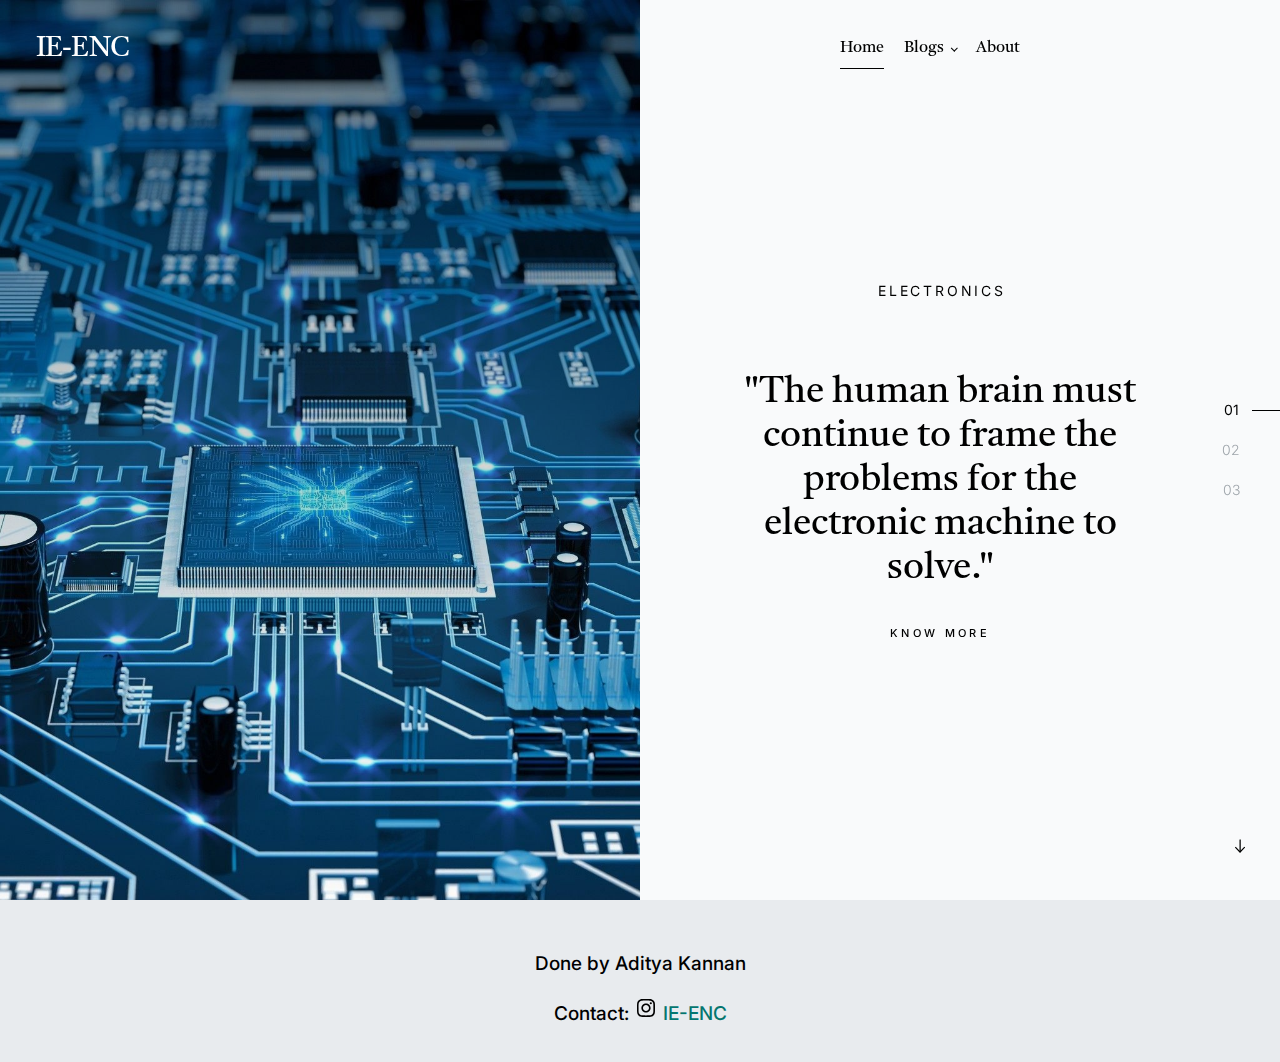
<file: index.html>
<!DOCTYPE html>
<html lang="en" class="no-js" >
<head>

    <!--- basic page needs
    ================================================== -->
    <meta charset="utf-8">
    <meta name="viewport" content="width=device-width, initial-scale=1">
    <title>IE-ENC Blogs</title>

    <script>
        document.documentElement.classList.remove('no-js');
        document.documentElement.classList.add('js');
    </script>
  

    <!-- CSS
    ================================================== -->
    <link rel="stylesheet" href="css/vendor.css">
    <link rel="stylesheet" href="css/styles.css">

    <!-- favicons
    ================================================== -->
    <link rel="apple-touch-icon" sizes="180x180" href="apple-touch-icon.png">
    <link rel="icon" type="image/png" sizes="32x32" href="favicon-32x32.png">
    <link rel="icon" type="image/png" sizes="16x16" href="favicon-16x16.png">
    <link rel="manifest" href="site.webmanifest">

</head>


<body id="top">


    <!-- page wrap
    ================================================== -->
    <div id="page" class="s-pagewrap ss-home">


        <!-- # site header 
        ================================================== -->
        <header id="masthead" class="s-header">

            <div class="s-header__branding">
                <p class="site-title">
                    <a href="index.html" rel="home">IE-ENC</a>
                </p>
            </div>

            <div class="row s-header__navigation">

                <nav class="s-header__nav-wrap">
    
                    <h3 class="s-header__nav-heading">Navigate to</h3>
    
                    <ul class="s-header__nav">
                        <li class="current-menu-item"><a href="index.html" title="">Home</a></li>
                        <li class="has-children">
                            <a  title="" class="">Blogs</a>
                            <ul class="sub-menu">
                                <li><a href="electronics.html">Electronics</a></li>
                                <li><a href="MLCoding.html">ML/Coding</a></li>
                                <li><a href="Miscellaneous.html">Miscellaneous</a></li>
                            </ul>
                        </li>
                        <li><a href="about.html" title="">About</a></li>
                    </ul> 

                </nav> 
    
            </div>
            <a class="s-header__menu-toggle" href="#0"><span>Menu</span></a>
            

        </header> <!-- end s-header -->


        <!-- # site-content
        ================================================== -->
        <section id="content" class="s-content">


            <!-- hero -->
            <div class="hero">

                <div class="hero__slider swiper-container">

                    <div class="swiper-wrapper">
                        <article class="hero__slide swiper-slide">
                            <div class="hero__entry-image" style="background-image: url('1579976.jpg');"></div>
                            <div class="hero__entry-text">
                                <div class="hero__entry-text-inner">
                                    <div class="hero__entry-meta">
                                        <span class="cat-links">
                                            <a href="electronics.html">Electronics</a>
                                        </span>
                                    </div>
                                    <h2>
                                        "The human brain must continue to frame the problems for the electronic machine to solve."
                                    </h2>
                        
                                    <a class="hero__more-link" href="electronics.html">Know More</a>
                                </div>
                            </div>
                        </article>
                        <article class="hero__slide swiper-slide">
                            <div class="hero__entry-image" style="background-image: url('3079572.png');"></div>
                            <div class="hero__entry-text">
                                <div class="hero__entry-text-inner">
                                    <div class="hero__entry-meta">
                                        <span class="cat-links">
                                            <a href="category.html">Machine Learning / Coding</a>
                                        </span>
                                    </div>
                                    <h2>
                                        "Machine intelligence is the last invention that humanity will ever need to make."
                                    </h2>
                                    
                                    <a class="hero__more-link" href="MLCoding.html">Know More</a>
                                </div>
                            </div>
                        </article>
                        <article class="hero__slide swiper-slide">
                            <div class="hero__entry-image" style="background-image: url('digital-randomness-1920Ã_1200.png');"></div>
                            <div class="hero__entry-text">
                                <div class="hero__entry-text-inner">
                                    <div class="hero__entry-meta">
                                        <span class="cat-links">
                                            <a href="category.html">Miscellaneous</a>
                                        </span>
                                    </div>
                                    <h2>
                                        "The best way to predict the future is to invent it."
                                    </h2>
                                   
                                    <a class="hero__more-link" href="Miscellaneous.html">Know More</a>
                                </div>
                            </div>
                        </article>
                    </div> <!-- swiper-wrapper -->

                    <div class="swiper-pagination"></div>
    
                </div> <!-- end hero slider -->

                <a href="#bricks" class="hero__scroll-down smoothscroll">
                    <svg width="24" height="24" fill="none" viewBox="0 0 24 24">
                        <path stroke="currentColor" stroke-linecap="round" stroke-linejoin="round" stroke-width="1.5" d="M10.25 6.75L4.75 12L10.25 17.25"></path>
                        <path stroke="currentColor" stroke-linecap="round" stroke-linejoin="round" stroke-width="1.5" d="M19.25 12H5"></path>
                    </svg>
                    
                </a>

            </div> <!-- end hero -->


        <!-- # site-footer
        ================================================== -->
        <footer id="colophon" class="s-footer">

                            <h4 style="text-align: center">Done by Aditya Kannan</h4>
                            <h4 style="text-align: center">
                                Contact:
                                <a href="https://www.instagram.com/ieenc_manipal/">
                                
                                <svg xmlns="http://www.w3.org/2000/svg" width="24" height="24" viewBox="0 0 24 24" style="fill:rgba(0, 0, 0, 1);transform:;-ms-filter:"><path d="M11.999,7.377c-2.554,0-4.623,2.07-4.623,4.623c0,2.554,2.069,4.624,4.623,4.624c2.552,0,4.623-2.07,4.623-4.624 C16.622,9.447,14.551,7.377,11.999,7.377L11.999,7.377z M11.999,15.004c-1.659,0-3.004-1.345-3.004-3.003 c0-1.659,1.345-3.003,3.004-3.003s3.002,1.344,3.002,3.003C15.001,13.659,13.658,15.004,11.999,15.004L11.999,15.004z"></path><circle cx="16.806" cy="7.207" r="1.078"></circle><path d="M20.533,6.111c-0.469-1.209-1.424-2.165-2.633-2.632c-0.699-0.263-1.438-0.404-2.186-0.42 c-0.963-0.042-1.268-0.054-3.71-0.054s-2.755,0-3.71,0.054C7.548,3.074,6.809,3.215,6.11,3.479C4.9,3.946,3.945,4.902,3.477,6.111 c-0.263,0.7-0.404,1.438-0.419,2.186c-0.043,0.962-0.056,1.267-0.056,3.71c0,2.442,0,2.753,0.056,3.71 c0.015,0.748,0.156,1.486,0.419,2.187c0.469,1.208,1.424,2.164,2.634,2.632c0.696,0.272,1.435,0.426,2.185,0.45 c0.963,0.042,1.268,0.055,3.71,0.055s2.755,0,3.71-0.055c0.747-0.015,1.486-0.157,2.186-0.419c1.209-0.469,2.164-1.424,2.633-2.633 c0.263-0.7,0.404-1.438,0.419-2.186c0.043-0.962,0.056-1.267,0.056-3.71s0-2.753-0.056-3.71C20.941,7.57,20.801,6.819,20.533,6.111z M19.315,15.643c-0.007,0.576-0.111,1.147-0.311,1.688c-0.305,0.787-0.926,1.409-1.712,1.711c-0.535,0.199-1.099,0.303-1.67,0.311 c-0.95,0.044-1.218,0.055-3.654,0.055c-2.438,0-2.687,0-3.655-0.055c-0.569-0.007-1.135-0.112-1.669-0.311 c-0.789-0.301-1.414-0.923-1.719-1.711c-0.196-0.534-0.302-1.099-0.311-1.669c-0.043-0.95-0.053-1.218-0.053-3.654 c0-2.437,0-2.686,0.053-3.655c0.007-0.576,0.111-1.146,0.311-1.687c0.305-0.789,0.93-1.41,1.719-1.712 c0.534-0.198,1.1-0.303,1.669-0.311c0.951-0.043,1.218-0.055,3.655-0.055c2.437,0,2.687,0,3.654,0.055 c0.571,0.007,1.135,0.112,1.67,0.311c0.786,0.303,1.407,0.925,1.712,1.712c0.196,0.534,0.302,1.099,0.311,1.669 c0.043,0.951,0.054,1.218,0.054,3.655c0,2.436,0,2.698-0.043,3.654H19.315z"></path></svg>
                                <span class="u-screen-reader-text">Instagram</span>
                                IE-ENC
                                </a>
 
                            </h4>

        </footer>


    <!-- Java Script
    ================================================== -->
    <script src="js/plugins.js"></script>
    <script src="js/main.js"></script>

</body>
</html>
</file>
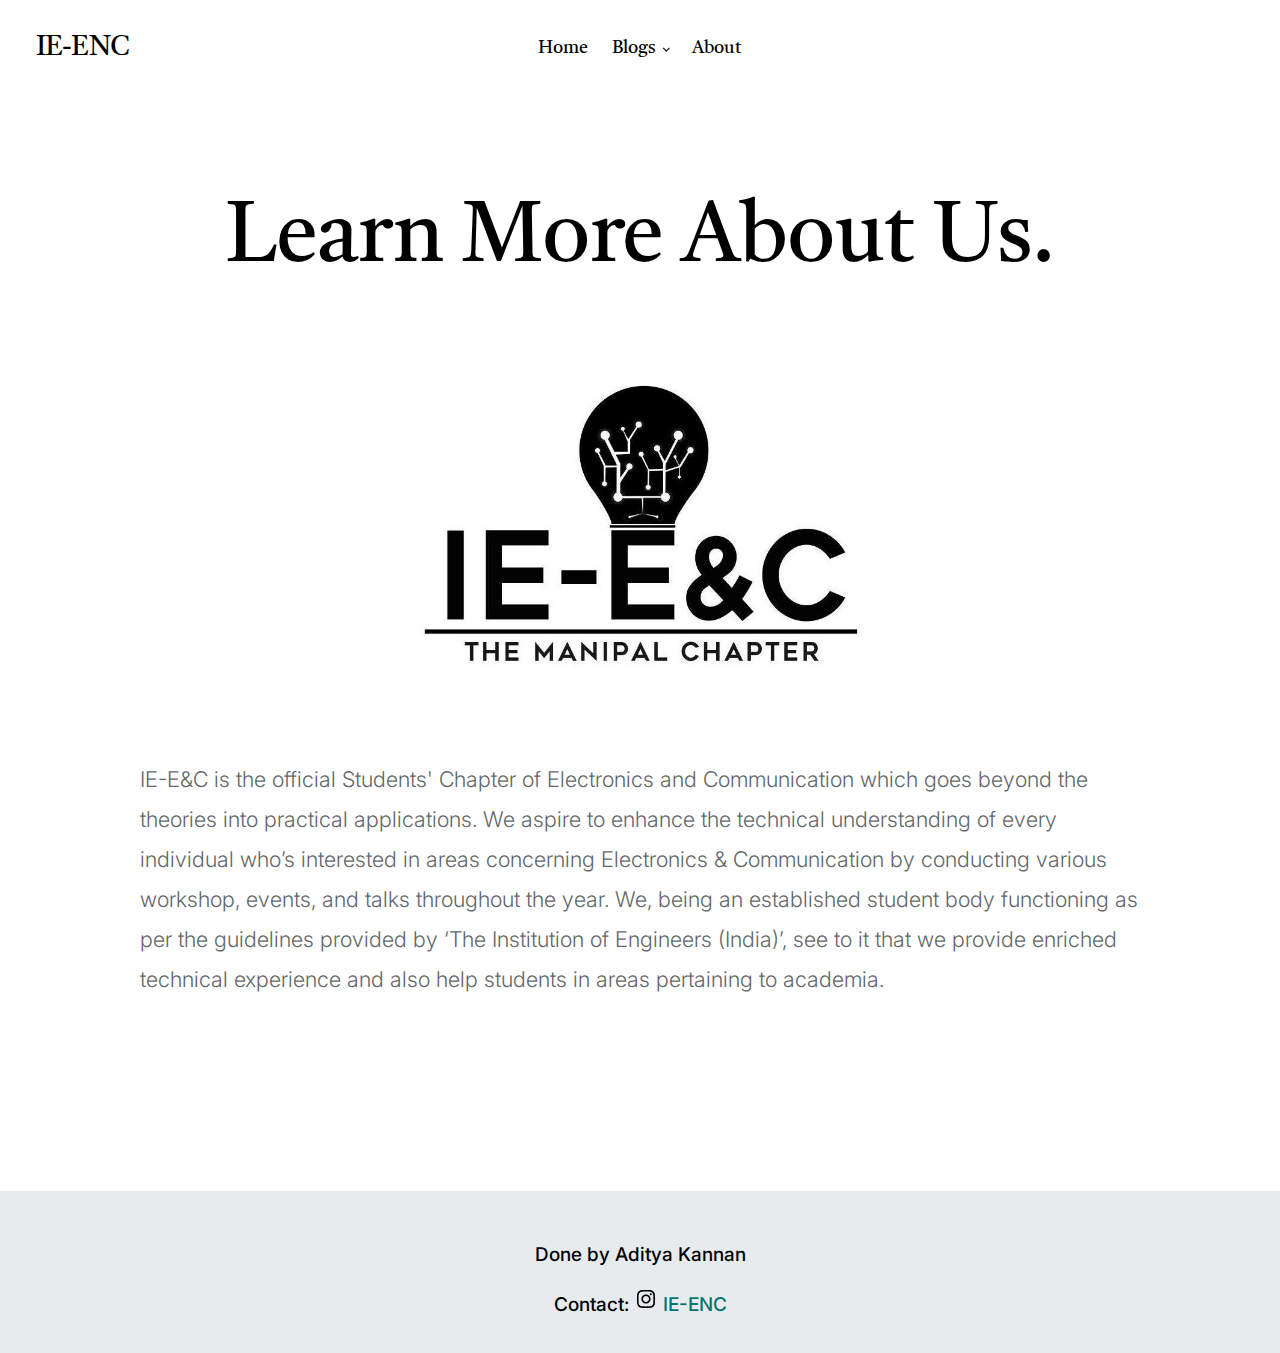
<file: about.html>
<!DOCTYPE html>
<html lang="en" class="no-js" >
<head>

    <!--- basic page needs
    ================================================== -->
    <meta charset="utf-8">
    <meta name="viewport" content="width=device-width, initial-scale=1">
    <title>About</title>

    <script>
        document.documentElement.classList.remove('no-js');
        document.documentElement.classList.add('js');
    </script>

    <!-- CSS
    ================================================== -->
    <link rel="stylesheet" href="css/vendor.css">
    <link rel="stylesheet" href="css/styles.css">

    <!-- favicons
    ================================================== -->
    <link rel="apple-touch-icon" sizes="180x180" href="apple-touch-icon.png">
    <link rel="icon" type="image/png" sizes="32x32" href="favicon-32x32.png">
    <link rel="icon" type="image/png" sizes="16x16" href="favicon-16x16.png">
    <link rel="manifest" href="site.webmanifest">

</head>

<body id="top">

    <!-- page wrap
    ================================================== -->
    <div id="page" class="s-pagewrap">


        <!-- # site header 
        ================================================== -->
        <header id="masthead" class="s-header">

            <div class="s-header__branding">
                <p class="site-title">
                    <a href="index.html" rel="home">IE-ENC</a>
                </p>
            </div>

            <div class="row s-header__navigation">

                <nav class="s-header__nav-wrap">
    
                    <h3 class="s-header__nav-heading">Navigate to</h3>
    
                    <ul class="s-header__nav">
                        <li><a href="index.html" title="">Home</a></li>
                    
                        <li class="has-children">
                            <a  title="" class="">Blogs</a>
                            <ul class="sub-menu">
                                <li><a href="electronics.html">Electronics</a></li>
                                <li><a href="MLCoding.html">ML/Coding</a></li>
                                <li><a href="Miscellaneous.html">Miscellaneous</a></li>
                            </ul>
                        </li>
                        <li><a href="" title="">About</a></li>
                    </ul> 

                </nav> 
    
            </div> 
            <a class="s-header__menu-toggle" href="#0"><span>Menu</span></a>
            

        </header> <!-- end s-header -->


        <!-- # site-content
        ================================================== -->
        <div id="content" class="s-content s-content--page">

                <div class="row entry-wrap">
                    <div class="column lg-12">

                        <article class="entry">

                            <header class="entry__header entry__header--narrow">
    
                                <h1 class="entry__title">
                                    Learn More About Us.
                                </h1>
    
                            </header>

                            <div class="entry__media">
                                
                                    <img class = "center" src="14102290_1091479634270294_2146439467422669795_n.jpg" >
                                
                            </div>

        
                                    <p class="lead">
                                        IE-E&C is the official Students' Chapter of Electronics and Communication which goes beyond the theories into practical applications. 
                                        We aspire to enhance the technical understanding of every individual who’s interested in areas concerning Electronics & Communication 
                                        by conducting various workshop, events, and talks throughout the year. We, being an established student body functioning 
                                        as per the guidelines provided by ‘The Institution of Engineers (India)’, 
                                        see to it that we provide enriched technical experience and also help students in areas pertaining to academia.</p> 

                                
                        </article> <!-- end entry -->

                    </div>
                </div> <!-- end entry-wrap -->

        </section> <!-- end s-content -->


        <!-- # site-footer
        ================================================== -->
        <footer id="colophon" class="s-footer">

            <h4 style="text-align: center">Done by Aditya Kannan</h4>
            <h4 style="text-align: center">
                Contact:
                <a href="https://www.instagram.com/ieenc_manipal/">
                
                <svg xmlns="http://www.w3.org/2000/svg" width="24" height="24" viewBox="0 0 24 24" style="fill:rgba(0, 0, 0, 1);transform:;-ms-filter:"><path d="M11.999,7.377c-2.554,0-4.623,2.07-4.623,4.623c0,2.554,2.069,4.624,4.623,4.624c2.552,0,4.623-2.07,4.623-4.624 C16.622,9.447,14.551,7.377,11.999,7.377L11.999,7.377z M11.999,15.004c-1.659,0-3.004-1.345-3.004-3.003 c0-1.659,1.345-3.003,3.004-3.003s3.002,1.344,3.002,3.003C15.001,13.659,13.658,15.004,11.999,15.004L11.999,15.004z"></path><circle cx="16.806" cy="7.207" r="1.078"></circle><path d="M20.533,6.111c-0.469-1.209-1.424-2.165-2.633-2.632c-0.699-0.263-1.438-0.404-2.186-0.42 c-0.963-0.042-1.268-0.054-3.71-0.054s-2.755,0-3.71,0.054C7.548,3.074,6.809,3.215,6.11,3.479C4.9,3.946,3.945,4.902,3.477,6.111 c-0.263,0.7-0.404,1.438-0.419,2.186c-0.043,0.962-0.056,1.267-0.056,3.71c0,2.442,0,2.753,0.056,3.71 c0.015,0.748,0.156,1.486,0.419,2.187c0.469,1.208,1.424,2.164,2.634,2.632c0.696,0.272,1.435,0.426,2.185,0.45 c0.963,0.042,1.268,0.055,3.71,0.055s2.755,0,3.71-0.055c0.747-0.015,1.486-0.157,2.186-0.419c1.209-0.469,2.164-1.424,2.633-2.633 c0.263-0.7,0.404-1.438,0.419-2.186c0.043-0.962,0.056-1.267,0.056-3.71s0-2.753-0.056-3.71C20.941,7.57,20.801,6.819,20.533,6.111z M19.315,15.643c-0.007,0.576-0.111,1.147-0.311,1.688c-0.305,0.787-0.926,1.409-1.712,1.711c-0.535,0.199-1.099,0.303-1.67,0.311 c-0.95,0.044-1.218,0.055-3.654,0.055c-2.438,0-2.687,0-3.655-0.055c-0.569-0.007-1.135-0.112-1.669-0.311 c-0.789-0.301-1.414-0.923-1.719-1.711c-0.196-0.534-0.302-1.099-0.311-1.669c-0.043-0.95-0.053-1.218-0.053-3.654 c0-2.437,0-2.686,0.053-3.655c0.007-0.576,0.111-1.146,0.311-1.687c0.305-0.789,0.93-1.41,1.719-1.712 c0.534-0.198,1.1-0.303,1.669-0.311c0.951-0.043,1.218-0.055,3.655-0.055c2.437,0,2.687,0,3.654,0.055 c0.571,0.007,1.135,0.112,1.67,0.311c0.786,0.303,1.407,0.925,1.712,1.712c0.196,0.534,0.302,1.099,0.311,1.669 c0.043,0.951,0.054,1.218,0.054,3.655c0,2.436,0,2.698-0.043,3.654H19.315z"></path></svg>
                <span class="u-screen-reader-text">Instagram</span>
                IE-ENC
                </a>

            </h4>

        </footer>


    <!-- Java Script
    ================================================== -->
    <script src="js/plugins.js"></script>
    <script src="js/main.js"></script>

</body>
</html>
</file>
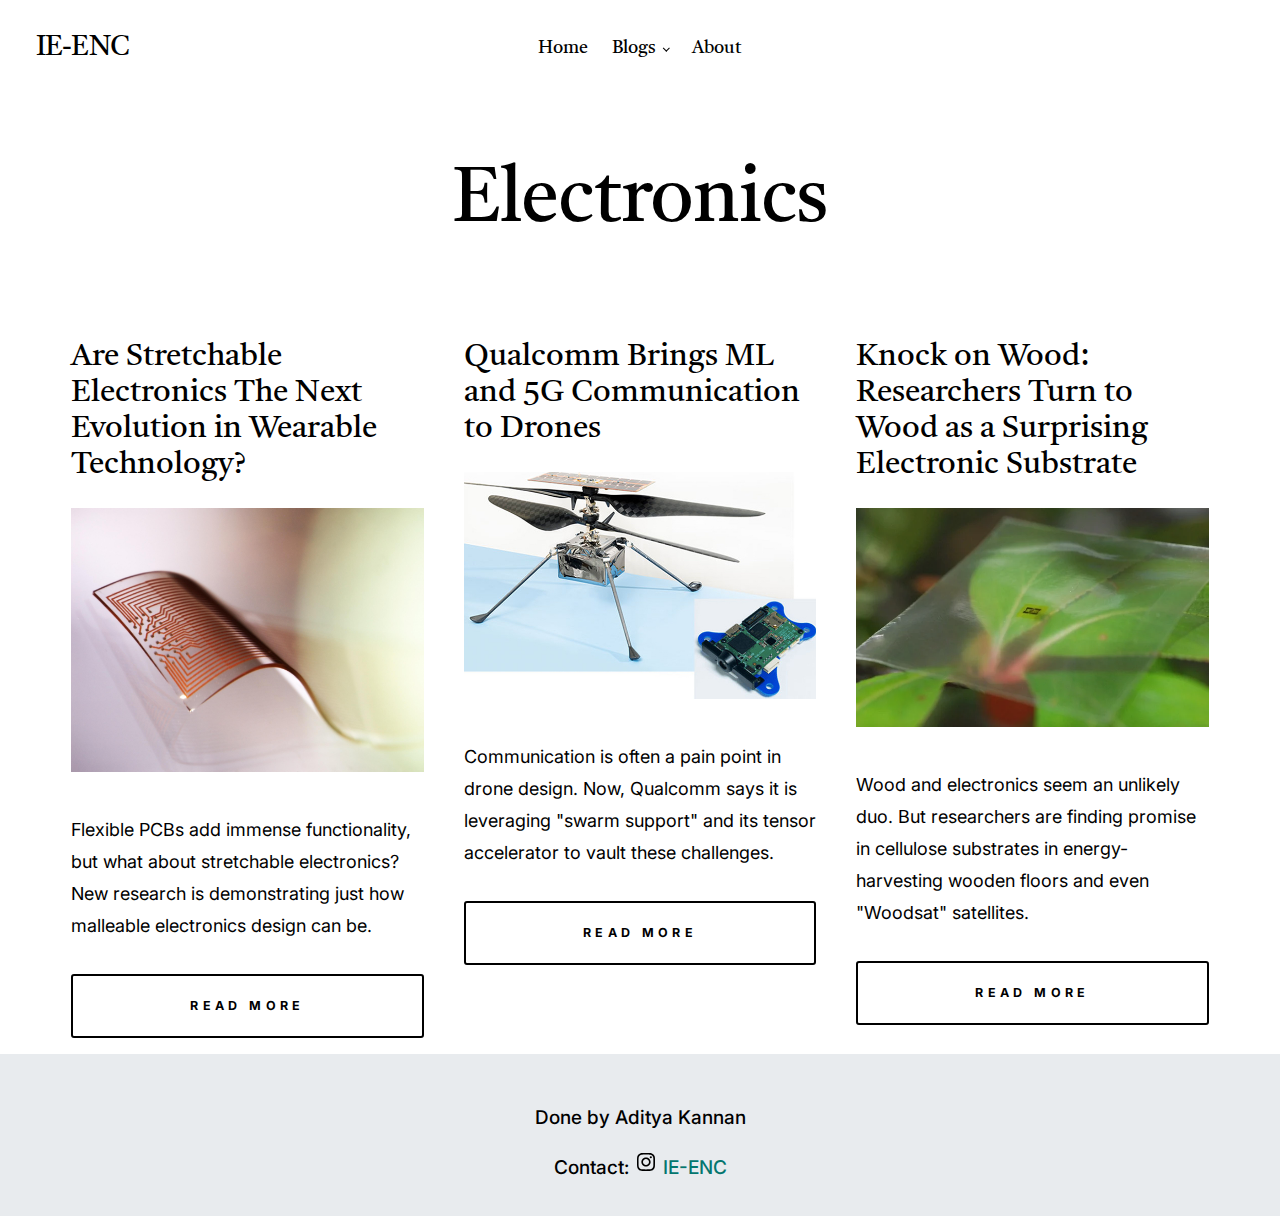
<file: electronics.html>
<!DOCTYPE html>
<html lang="en" class="no-js" >
<head>

    <!--- basic page needs
    ================================================== -->
    <meta charset="utf-8">
    <meta name="viewport" content="width=device-width, initial-scale=1">
    <title>Electronics</title>

    <script>
        document.documentElement.classList.remove('no-js');
        document.documentElement.classList.add('js');
    </script>

    <!-- CSS
    ================================================== -->
    <link rel="stylesheet" href="css/vendor.css">
    <link rel="stylesheet" href="css/styles.css">

    <!-- favicons
    ================================================== -->
    <link rel="apple-touch-icon" sizes="180x180" href="apple-touch-icon.png">
    <link rel="icon" type="image/png" sizes="32x32" href="favicon-32x32.png">
    <link rel="icon" type="image/png" sizes="16x16" href="favicon-16x16.png">
    <link rel="manifest" href="site.webmanifest">

</head>

<body id="top">
    <!-- page wrap
    ================================================== -->
    <div id="page" class="s-pagewrap">


        <!-- # site header 
        ================================================== -->
        <header id="masthead" class="s-header">

            <div class="s-header__branding">
                <p class="site-title">
                    <a href="index.html" rel="home">IE-ENC</a>
                </p>
            </div>

            <div class="row s-header__navigation">

                <nav class="s-header__nav-wrap">
    
                    <h3 class="s-header__nav-heading">Navigate to</h3>
    
                    <ul class="s-header__nav">
                        <li><a href="index.html" title="">Home</a></li>
                    
                        <li class="has-children">
                            <a  title="" class="">Blogs</a>
                            <ul class="sub-menu">
                                <li><a href="">Electronics</a></li>
                                <li><a href="MLCoding.html">ML/Coding</a></li>
                                <li><a href="Miscellaneous.html">Miscellaneous</a></li>
                            </ul>
                        </li>
                        <li><a href="about.html" title="">About</a></li>
                    </ul> 

                </nav> 
    
            </div> 
            <a class="s-header__menu-toggle" href="#0"><span>Menu</span></a>
            
        </header> <!-- end s-header -->


        <!-- # site-content
        ================================================== -->
        <section id="content" class="s-content">
            <!-- pageheader -->
            <div class="s-pageheader">
                <div class="row">
                    <div class="column large-12">
                        <h1 class="page-title">
                            Electronics
                        </h1>
                    </div>
                </div>
            </div> <!-- end s-pageheader-->

            
                <div class="row">
                    
                    <div class="lg-4 mob-12 column">
                        <h3>
                            Are Stretchable Electronics The Next Evolution in Wearable Technology?
                        </h3>
                        <a href="https://www.allaboutcircuits.com/news/are-stretchable-electronics-the-next-evolution-in-wearable-technology/" class="thumb-link">
                            <img src="RISE_soft electronics_Klas Tybrant .jpg" >
                        </a>
                        
                        <p>
                            Flexible PCBs add immense functionality, but what about stretchable electronics? 
                            New research is demonstrating just how malleable electronics design can be. 
                        </p>
                        <a class="btn btn--stroke u-fullwidth" href="https://www.allaboutcircuits.com/news/are-stretchable-electronics-the-next-evolution-in-wearable-technology/">Read More</a>
                    </div>
                    
                    <div class="lg-4 mob-12 column">
                        <h3>
                            Qualcomm Brings ML and 5G Communication to Drones
                        </h3>
                        <a href="https://www.allaboutcircuits.com/news/qualcomm-brings-ml-and-5g-communication-to-drones/" class="thumb-link">
                            <img src="Qualcomm_Flight_Platform.jpg" >
                        </a>
                        
                        <p>
                            Communication is often a pain point in drone design. Now, Qualcomm says it is leveraging "swarm support" 
                            and its tensor accelerator to vault these challenges.
                        </p>
                        <a class="btn btn--stroke u-fullwidth" href="https://www.allaboutcircuits.com/news/qualcomm-brings-ml-and-5g-communication-to-drones/">Read More</a>
                    </div>

                    <div class="lg-4 mob-12 column">
                        <h3>
                            Knock on Wood: Researchers Turn to Wood as a Surprising Electronic Substrate
                        </h3>   
                        <a href="https://www.allaboutcircuits.com/news/knock-on-wood-researchers-turn-to-wood-surprising-electronic-substrate/" class="thumb-link">
                            <img src="microwave_amplifier_circuit_on_a_flexible_wood_fiber-based_substrate.webp" >
                        </a>
                        
                        <p>
                            Wood and electronics seem an unlikely duo. But researchers are 
                            finding promise in cellulose substrates in energy-harvesting wooden floors and even "Woodsat" satellites.
                        </p>
                        <a class="btn btn--stroke u-fullwidth" href="https://www.allaboutcircuits.com/news/knock-on-wood-researchers-turn-to-wood-surprising-electronic-substrate/">Read More</a>
                    </div>
        
        
                </div>

        </section> <!-- end s-content -->


        <!-- # site-footer
        ================================================== -->
        <footer id="colophon" class="s-footer">

            <h4 style="text-align: center">Done by Aditya Kannan</h4>
            <h4 style="text-align: center">
                Contact:
                <a href="https://www.instagram.com/ieenc_manipal/">
                
                <svg xmlns="http://www.w3.org/2000/svg" width="24" height="24" viewBox="0 0 24 24" style="fill:rgba(0, 0, 0, 1);transform:;-ms-filter:"><path d="M11.999,7.377c-2.554,0-4.623,2.07-4.623,4.623c0,2.554,2.069,4.624,4.623,4.624c2.552,0,4.623-2.07,4.623-4.624 C16.622,9.447,14.551,7.377,11.999,7.377L11.999,7.377z M11.999,15.004c-1.659,0-3.004-1.345-3.004-3.003 c0-1.659,1.345-3.003,3.004-3.003s3.002,1.344,3.002,3.003C15.001,13.659,13.658,15.004,11.999,15.004L11.999,15.004z"></path><circle cx="16.806" cy="7.207" r="1.078"></circle><path d="M20.533,6.111c-0.469-1.209-1.424-2.165-2.633-2.632c-0.699-0.263-1.438-0.404-2.186-0.42 c-0.963-0.042-1.268-0.054-3.71-0.054s-2.755,0-3.71,0.054C7.548,3.074,6.809,3.215,6.11,3.479C4.9,3.946,3.945,4.902,3.477,6.111 c-0.263,0.7-0.404,1.438-0.419,2.186c-0.043,0.962-0.056,1.267-0.056,3.71c0,2.442,0,2.753,0.056,3.71 c0.015,0.748,0.156,1.486,0.419,2.187c0.469,1.208,1.424,2.164,2.634,2.632c0.696,0.272,1.435,0.426,2.185,0.45 c0.963,0.042,1.268,0.055,3.71,0.055s2.755,0,3.71-0.055c0.747-0.015,1.486-0.157,2.186-0.419c1.209-0.469,2.164-1.424,2.633-2.633 c0.263-0.7,0.404-1.438,0.419-2.186c0.043-0.962,0.056-1.267,0.056-3.71s0-2.753-0.056-3.71C20.941,7.57,20.801,6.819,20.533,6.111z M19.315,15.643c-0.007,0.576-0.111,1.147-0.311,1.688c-0.305,0.787-0.926,1.409-1.712,1.711c-0.535,0.199-1.099,0.303-1.67,0.311 c-0.95,0.044-1.218,0.055-3.654,0.055c-2.438,0-2.687,0-3.655-0.055c-0.569-0.007-1.135-0.112-1.669-0.311 c-0.789-0.301-1.414-0.923-1.719-1.711c-0.196-0.534-0.302-1.099-0.311-1.669c-0.043-0.95-0.053-1.218-0.053-3.654 c0-2.437,0-2.686,0.053-3.655c0.007-0.576,0.111-1.146,0.311-1.687c0.305-0.789,0.93-1.41,1.719-1.712 c0.534-0.198,1.1-0.303,1.669-0.311c0.951-0.043,1.218-0.055,3.655-0.055c2.437,0,2.687,0,3.654,0.055 c0.571,0.007,1.135,0.112,1.67,0.311c0.786,0.303,1.407,0.925,1.712,1.712c0.196,0.534,0.302,1.099,0.311,1.669 c0.043,0.951,0.054,1.218,0.054,3.655c0,2.436,0,2.698-0.043,3.654H19.315z"></path></svg>
                <span class="u-screen-reader-text">Instagram</span>
                IE-ENC
                </a>

            </h4>

        </footer>


    <!-- Java Script
    ================================================== -->
    <script src="js/plugins.js"></script>
    <script src="js/main.js"></script>

</body>
</html>
</file>
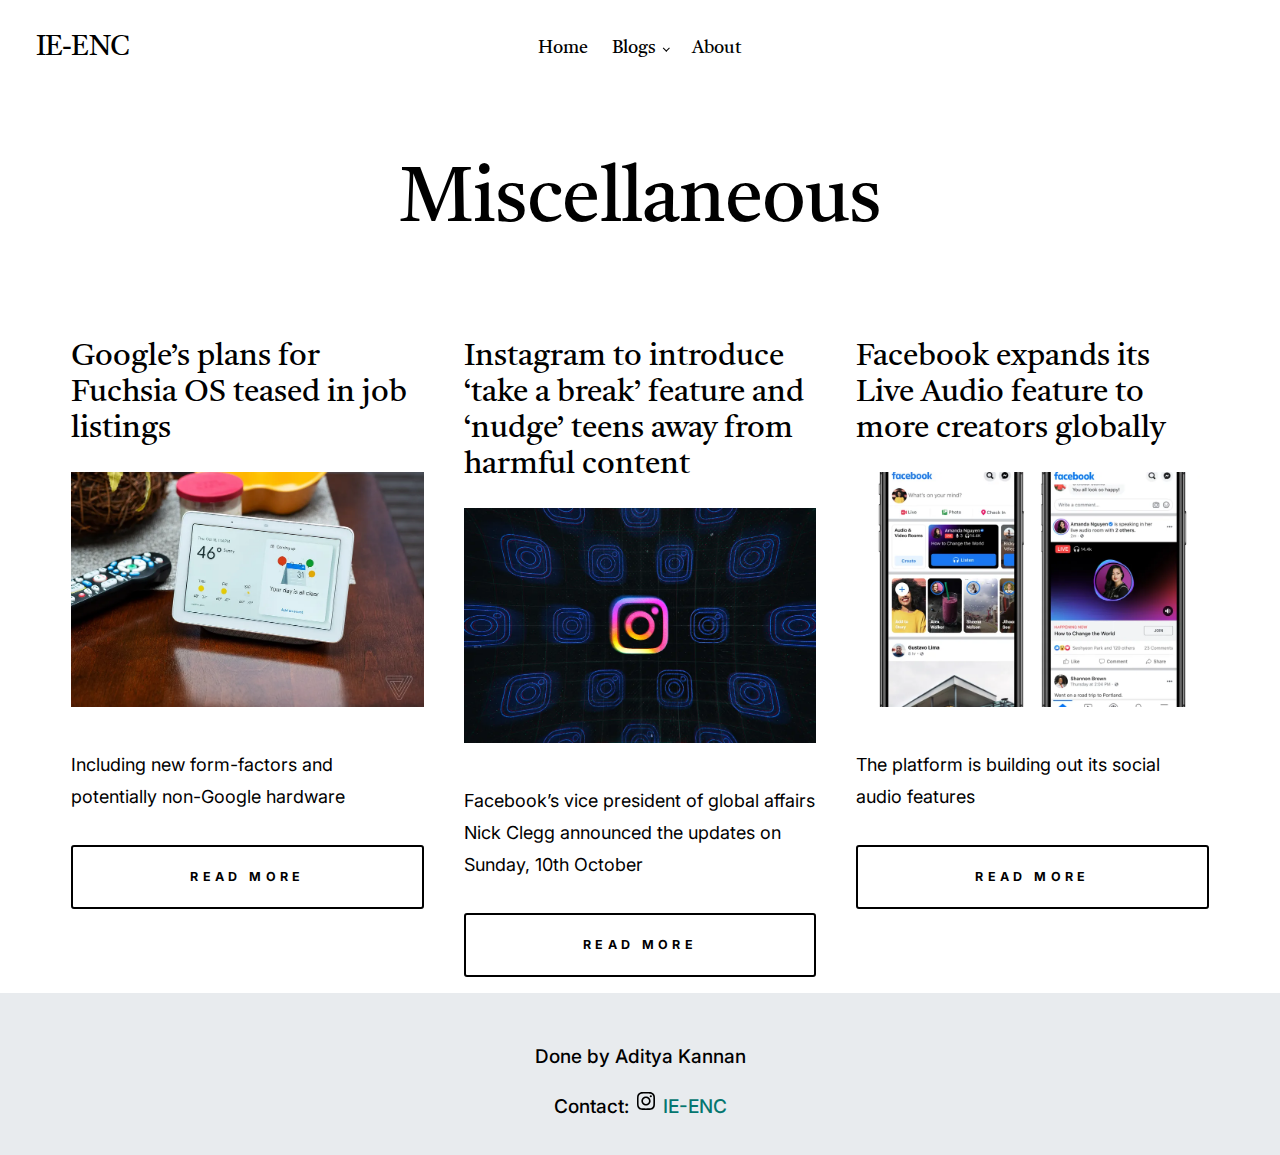
<file: Miscellaneous.html>
<!DOCTYPE html>
<html lang="en" class="no-js" >
<head>

    <!--- basic page needs
    ================================================== -->
    <meta charset="utf-8">
    <meta name="viewport" content="width=device-width, initial-scale=1">
    <title>Miscellaneous</title>

    <script>
        document.documentElement.classList.remove('no-js');
        document.documentElement.classList.add('js');
    </script>

    <!-- CSS
    ================================================== -->
    <link rel="stylesheet" href="css/vendor.css">
    <link rel="stylesheet" href="css/styles.css">

    <!-- favicons
    ================================================== -->
    <link rel="apple-touch-icon" sizes="180x180" href="apple-touch-icon.png">
    <link rel="icon" type="image/png" sizes="32x32" href="favicon-32x32.png">
    <link rel="icon" type="image/png" sizes="16x16" href="favicon-16x16.png">
    <link rel="manifest" href="site.webmanifest">

</head>

<body id="top">
    <!-- page wrap
    ================================================== -->
    <div id="page" class="s-pagewrap">


        <!-- # site header 
        ================================================== -->
        <header id="masthead" class="s-header">

            <div class="s-header__branding">
                <p class="site-title">
                    <a href="index.html" rel="home">IE-ENC</a>
                </p>
            </div>

            <div class="row s-header__navigation">

                <nav class="s-header__nav-wrap">
    
                    <h3 class="s-header__nav-heading">Navigate to</h3>
    
                    <ul class="s-header__nav">
                        <li><a href="index.html" title="">Home</a></li>
                    
                        <li class="has-children">
                            <a  title="" class="">Blogs</a>
                            <ul class="sub-menu">
                                <li><a href="electronics.html">Electronics</a></li>
                                <li><a href="MLCoding.html">ML/Coding</a></li>
                                <li><a href="">Miscellaneous</a></li>
                            </ul>
                        </li>
                        <li><a href="about.html" title="">About</a></li>
                    </ul> 

                </nav> 
    
            </div> 
            <a class="s-header__menu-toggle" href="#0"><span>Menu</span></a>
            
        </header> <!-- end s-header -->


        <!-- # site-content
        ================================================== -->
        <section id="content" class="s-content">
            <!-- pageheader -->
            <div class="s-pageheader">
                <div class="row">
                    <div class="column large-12">
                        <h1 class="page-title">
                            Miscellaneous
                        </h1>
                    </div>
                </div>
            </div> <!-- end s-pageheader-->

            
                <div class="row">
                    
                    <div class="lg-4 mob-12 column">
                        <h3>
                            Google’s plans for Fuchsia OS teased in job listings
                        </h3>
                        <a href="https://www.theverge.com/2021/10/11/22720403/google-fuchsia-operating-system-os-smart-displays-form-factors-partners" class="thumb-link">
                            <img src="dseifert_181018_3039_1192.0.webp" >
                        </a>
                        
                        <p>
                            Including new form-factors and potentially non-Google hardware 
                        </p>
                        <a class="btn btn--stroke u-fullwidth" href="https://www.theverge.com/2021/10/11/22720403/google-fuchsia-operating-system-os-smart-displays-form-factors-partners">Read More</a>
                    </div>
                    
                    <div class="lg-4 mob-12 column">
                        <h3>
                            Instagram to introduce ‘take a break’ feature and ‘nudge’ teens away from harmful content
                        </h3>
                        <a href="https://www.theverge.com/2021/10/10/22719545/instagram-introduce-take-a-break-nudge-teens-harmful-content-facebook" class="thumb-link">
                            <img src="acastro_190919_1777_instagram_0002.0.0.webp" >
                        </a>
                        
                        <p>
                            Facebook’s vice president of global affairs Nick Clegg announced the updates on Sunday, 10th October
                        </p>
                        <a class="btn btn--stroke u-fullwidth" href="https://www.theverge.com/2021/10/10/22719545/instagram-introduce-take-a-break-nudge-teens-harmful-content-facebook">Read More</a>
                    </div>

                    <div class="lg-4 mob-12 column">
                        <h3>
                            Facebook expands its Live Audio feature to more creators globally
                        </h3>   
                        <a href="https://www.theverge.com/2021/10/11/22720635/facebook-expands-live-audio-feature-more-creators-globally-instagram-reels-soundbites" class="thumb-link">
                            <img src="live_rooms.0.webp" >
                        </a>
                        
                        <p>
                            The platform is building out its social audio features
                        </p>
                        <a class="btn btn--stroke u-fullwidth" href="https://www.theverge.com/2021/10/11/22720635/facebook-expands-live-audio-feature-more-creators-globally-instagram-reels-soundbites">Read More</a>
                    </div>
        
        
                </div>

        </section> <!-- end s-content -->


        <!-- # site-footer
        ================================================== -->
        <footer id="colophon" class="s-footer">

            <h4 style="text-align: center">Done by Aditya Kannan</h4>
            <h4 style="text-align: center">
                Contact:
                <a href="https://www.instagram.com/ieenc_manipal/">
                
                <svg xmlns="http://www.w3.org/2000/svg" width="24" height="24" viewBox="0 0 24 24" style="fill:rgba(0, 0, 0, 1);transform:;-ms-filter:"><path d="M11.999,7.377c-2.554,0-4.623,2.07-4.623,4.623c0,2.554,2.069,4.624,4.623,4.624c2.552,0,4.623-2.07,4.623-4.624 C16.622,9.447,14.551,7.377,11.999,7.377L11.999,7.377z M11.999,15.004c-1.659,0-3.004-1.345-3.004-3.003 c0-1.659,1.345-3.003,3.004-3.003s3.002,1.344,3.002,3.003C15.001,13.659,13.658,15.004,11.999,15.004L11.999,15.004z"></path><circle cx="16.806" cy="7.207" r="1.078"></circle><path d="M20.533,6.111c-0.469-1.209-1.424-2.165-2.633-2.632c-0.699-0.263-1.438-0.404-2.186-0.42 c-0.963-0.042-1.268-0.054-3.71-0.054s-2.755,0-3.71,0.054C7.548,3.074,6.809,3.215,6.11,3.479C4.9,3.946,3.945,4.902,3.477,6.111 c-0.263,0.7-0.404,1.438-0.419,2.186c-0.043,0.962-0.056,1.267-0.056,3.71c0,2.442,0,2.753,0.056,3.71 c0.015,0.748,0.156,1.486,0.419,2.187c0.469,1.208,1.424,2.164,2.634,2.632c0.696,0.272,1.435,0.426,2.185,0.45 c0.963,0.042,1.268,0.055,3.71,0.055s2.755,0,3.71-0.055c0.747-0.015,1.486-0.157,2.186-0.419c1.209-0.469,2.164-1.424,2.633-2.633 c0.263-0.7,0.404-1.438,0.419-2.186c0.043-0.962,0.056-1.267,0.056-3.71s0-2.753-0.056-3.71C20.941,7.57,20.801,6.819,20.533,6.111z M19.315,15.643c-0.007,0.576-0.111,1.147-0.311,1.688c-0.305,0.787-0.926,1.409-1.712,1.711c-0.535,0.199-1.099,0.303-1.67,0.311 c-0.95,0.044-1.218,0.055-3.654,0.055c-2.438,0-2.687,0-3.655-0.055c-0.569-0.007-1.135-0.112-1.669-0.311 c-0.789-0.301-1.414-0.923-1.719-1.711c-0.196-0.534-0.302-1.099-0.311-1.669c-0.043-0.95-0.053-1.218-0.053-3.654 c0-2.437,0-2.686,0.053-3.655c0.007-0.576,0.111-1.146,0.311-1.687c0.305-0.789,0.93-1.41,1.719-1.712 c0.534-0.198,1.1-0.303,1.669-0.311c0.951-0.043,1.218-0.055,3.655-0.055c2.437,0,2.687,0,3.654,0.055 c0.571,0.007,1.135,0.112,1.67,0.311c0.786,0.303,1.407,0.925,1.712,1.712c0.196,0.534,0.302,1.099,0.311,1.669 c0.043,0.951,0.054,1.218,0.054,3.655c0,2.436,0,2.698-0.043,3.654H19.315z"></path></svg>
                <span class="u-screen-reader-text">Instagram</span>
                IE-ENC
                </a>

            </h4>

        </footer>


    <!-- Java Script
    ================================================== -->
    <script src="js/plugins.js"></script>
    <script src="js/main.js"></script>

</body>
</html>
</file>
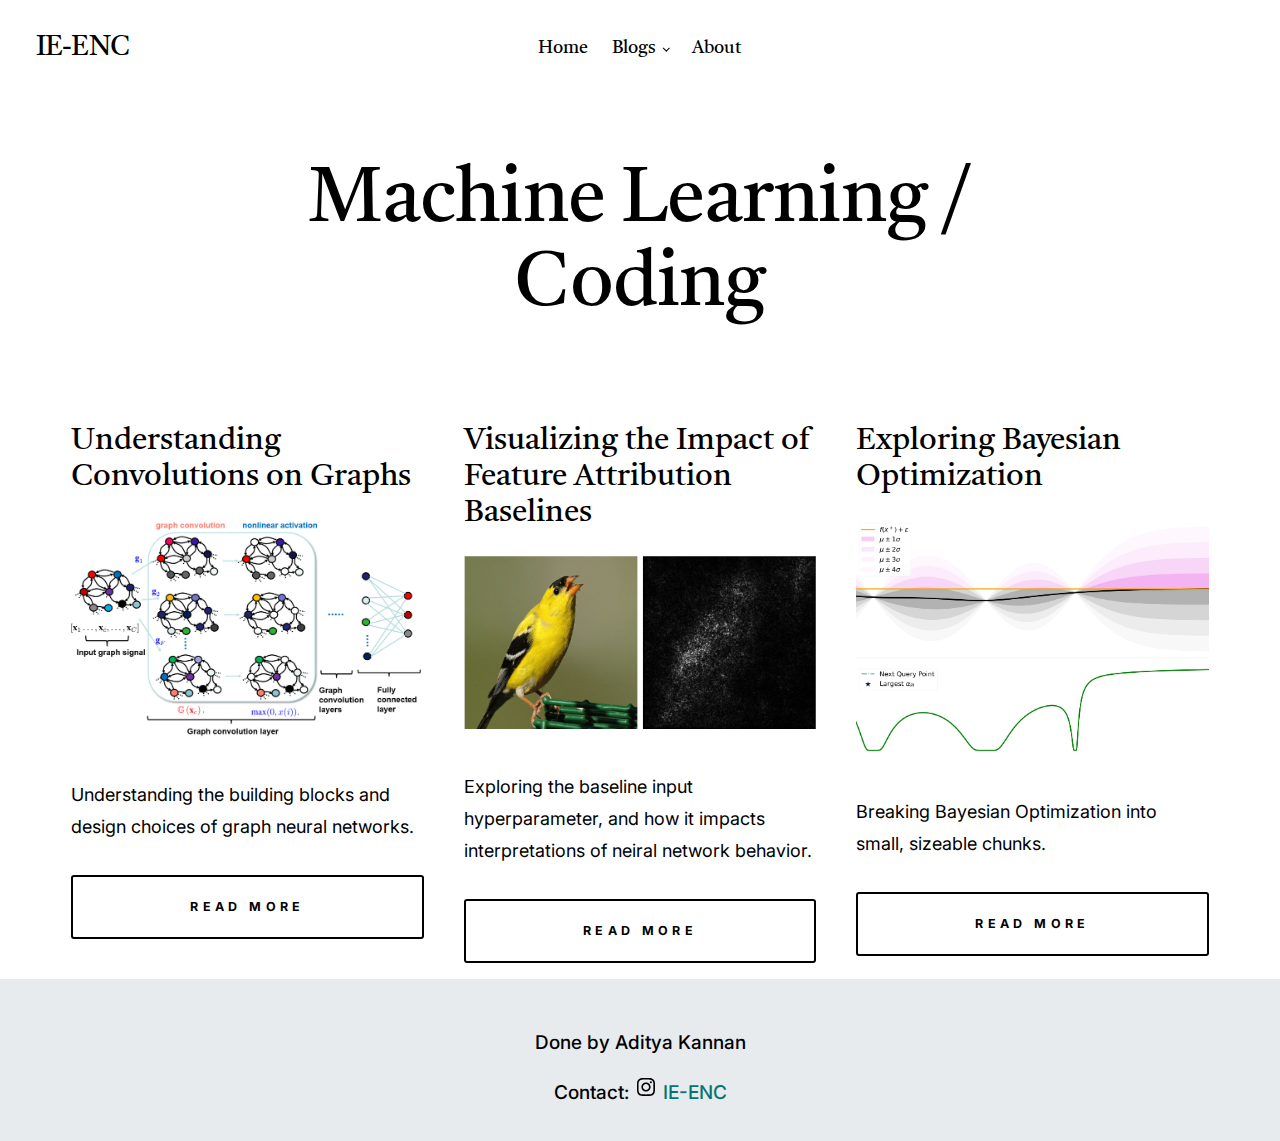
<file: MLCoding.html>
<!DOCTYPE html>
<html lang="en" class="no-js" >
<head>

    <!--- basic page needs
    ================================================== -->
    <meta charset="utf-8">
    <meta name="viewport" content="width=device-width, initial-scale=1">
    <title>ML/Coding</title>

    <script>
        document.documentElement.classList.remove('no-js');
        document.documentElement.classList.add('js');
    </script>

    <!-- CSS
    ================================================== -->
    <link rel="stylesheet" href="css/vendor.css">
    <link rel="stylesheet" href="css/styles.css">

    <!-- favicons
    ================================================== -->
    <link rel="apple-touch-icon" sizes="180x180" href="apple-touch-icon.png">
    <link rel="icon" type="image/png" sizes="32x32" href="favicon-32x32.png">
    <link rel="icon" type="image/png" sizes="16x16" href="favicon-16x16.png">
    <link rel="manifest" href="site.webmanifest">

</head>

<body id="top">
    <!-- page wrap
    ================================================== -->
    <div id="page" class="s-pagewrap">


        <!-- # site header 
        ================================================== -->
        <header id="masthead" class="s-header">

            <div class="s-header__branding">
                <p class="site-title">
                    <a href="index.html" rel="home">IE-ENC</a>
                </p>
            </div>

            <div class="row s-header__navigation">

                <nav class="s-header__nav-wrap">
    
                    <h3 class="s-header__nav-heading">Navigate to</h3>
    
                    <ul class="s-header__nav">
                        <li><a href="index.html" title="">Home</a></li>
                    
                        <li class="has-children">
                            <a  title="" class="">Blogs</a>
                            <ul class="sub-menu">
                                <li><a href="electronics.html">Electronics</a></li>
                                <li><a href="">ML/Coding</a></li>
                                <li><a href="Miscellaneous.html">Miscellaneous</a></li>
                            </ul>
                        </li>
                        <li><a href="about.html" title="">About</a></li>
                    </ul> 

                </nav> 
    
            </div> 
            <a class="s-header__menu-toggle" href="#0"><span>Menu</span></a>
            
        </header> <!-- end s-header -->


        <!-- # site-content
        ================================================== -->
        <section id="content" class="s-content">
            <!-- pageheader -->
            <div class="s-pageheader">
                <div class="row">
                    <div class="column large-12">
                        <h1 class="page-title">
                            Machine Learning / Coding
                        </h1>
                    </div>
                </div>
            </div> <!-- end s-pageheader-->

            
                <div class="row">
                    
                    <div class="lg-4 mob-12 column">
                        <h3>
                            Understanding Convolutions on Graphs
                        </h3>
                        <a href="https://distill.pub/2021/understanding-gnns/" class="thumb-link">
                            <img src="The-graph-CNN-Architecture.png" >
                        </a>
                        
                        <p>
                            Understanding the building blocks and design choices of graph neural networks.
                        </p>
                        <a class="btn btn--stroke u-fullwidth" href="https://distill.pub/2021/understanding-gnns/">Read More</a>
                    </div>

                    <div class="lg-4 mob-12 column">
                        <h3>
                            Visualizing the Impact of Feature Attribution Baselines
                        </h3>   
                        <a href="https://distill.pub/2020/attribution-baselines/" class="thumb-link">
                            <img src="thumbnail.png" >
                        </a>
                        
                        <p>
                            Exploring the baseline input hyperparameter, and how it impacts interpretations of neiral network behavior. 
                        </p>
                        <a class="btn btn--stroke u-fullwidth" href="https://distill.pub/2020/attribution-baselines/">Read More</a>
                    </div>
                    
                    <div class="lg-4 mob-12 column">
                        <h3>
                            Exploring Bayesian Optimization
                        </h3>
                        <a href="https://distill.pub/2020/bayesian-optimization/" class="thumb-link">
                            <img src="thumbnail.jpg" >
                        </a>
                        
                        <p>
                            Breaking Bayesian Optimization into small, sizeable chunks.
                        </p>
                        <a class="btn btn--stroke u-fullwidth" href="https://distill.pub/2020/bayesian-optimization/">Read More</a>
                    </div>

                    
        
        
                </div>

        </section> <!-- end s-content -->


        <!-- # site-footer
        ================================================== -->
        <footer id="colophon" class="s-footer">

            <h4 style="text-align: center">Done by Aditya Kannan</h4>
            <h4 style="text-align: center">
                Contact:
                <a href="https://www.instagram.com/ieenc_manipal/">
                
                <svg xmlns="http://www.w3.org/2000/svg" width="24" height="24" viewBox="0 0 24 24" style="fill:rgba(0, 0, 0, 1);transform:;-ms-filter:"><path d="M11.999,7.377c-2.554,0-4.623,2.07-4.623,4.623c0,2.554,2.069,4.624,4.623,4.624c2.552,0,4.623-2.07,4.623-4.624 C16.622,9.447,14.551,7.377,11.999,7.377L11.999,7.377z M11.999,15.004c-1.659,0-3.004-1.345-3.004-3.003 c0-1.659,1.345-3.003,3.004-3.003s3.002,1.344,3.002,3.003C15.001,13.659,13.658,15.004,11.999,15.004L11.999,15.004z"></path><circle cx="16.806" cy="7.207" r="1.078"></circle><path d="M20.533,6.111c-0.469-1.209-1.424-2.165-2.633-2.632c-0.699-0.263-1.438-0.404-2.186-0.42 c-0.963-0.042-1.268-0.054-3.71-0.054s-2.755,0-3.71,0.054C7.548,3.074,6.809,3.215,6.11,3.479C4.9,3.946,3.945,4.902,3.477,6.111 c-0.263,0.7-0.404,1.438-0.419,2.186c-0.043,0.962-0.056,1.267-0.056,3.71c0,2.442,0,2.753,0.056,3.71 c0.015,0.748,0.156,1.486,0.419,2.187c0.469,1.208,1.424,2.164,2.634,2.632c0.696,0.272,1.435,0.426,2.185,0.45 c0.963,0.042,1.268,0.055,3.71,0.055s2.755,0,3.71-0.055c0.747-0.015,1.486-0.157,2.186-0.419c1.209-0.469,2.164-1.424,2.633-2.633 c0.263-0.7,0.404-1.438,0.419-2.186c0.043-0.962,0.056-1.267,0.056-3.71s0-2.753-0.056-3.71C20.941,7.57,20.801,6.819,20.533,6.111z M19.315,15.643c-0.007,0.576-0.111,1.147-0.311,1.688c-0.305,0.787-0.926,1.409-1.712,1.711c-0.535,0.199-1.099,0.303-1.67,0.311 c-0.95,0.044-1.218,0.055-3.654,0.055c-2.438,0-2.687,0-3.655-0.055c-0.569-0.007-1.135-0.112-1.669-0.311 c-0.789-0.301-1.414-0.923-1.719-1.711c-0.196-0.534-0.302-1.099-0.311-1.669c-0.043-0.95-0.053-1.218-0.053-3.654 c0-2.437,0-2.686,0.053-3.655c0.007-0.576,0.111-1.146,0.311-1.687c0.305-0.789,0.93-1.41,1.719-1.712 c0.534-0.198,1.1-0.303,1.669-0.311c0.951-0.043,1.218-0.055,3.655-0.055c2.437,0,2.687,0,3.654,0.055 c0.571,0.007,1.135,0.112,1.67,0.311c0.786,0.303,1.407,0.925,1.712,1.712c0.196,0.534,0.302,1.099,0.311,1.669 c0.043,0.951,0.054,1.218,0.054,3.655c0,2.436,0,2.698-0.043,3.654H19.315z"></path></svg>
                <span class="u-screen-reader-text">Instagram</span>
                IE-ENC
                </a>

            </h4>

        </footer>


    <!-- Java Script
    ================================================== -->
    <script src="js/plugins.js"></script>
    <script src="js/main.js"></script>

</body>
</html>
</file>
<file: css/vendor.css>
/* ===================================================================
 * Spurgeon Third-party Stylesheets
 * Template Ver. 1.0.0
 * 08-16-2021
 * -------------------------------------------------------------------
 *
 * TOC:
 * # PrismJS
 * # Swiper 
 *
 * ------------------------------------------------------------------- */


/* ===================================================================
 * # PrismJS 1.20.0
 *   https://prismjs.com/download.html#themes=prism-okaidia&languages=markup+css+clike+javascript+markup-templating+php 
 *   
 *   okaidia theme for JavaScript, CSS and HTML
 *   Loosely based on Monokai textmate theme by http://www.monokai.nl/
 *   @author ocodia
 * ------------------------------------------------------------------- */
code[class*="language-"],
pre[class*="language-"] {
    color           : #f8f8f2;
    background      : none;
    text-shadow     : 0 1px rgba(0, 0, 0, 0.3);
    font-family     : var(--font-mono);
    font-size       : calc(var(--text-size) * 0.9444);
    text-align      : left;
    white-space     : pre;
    word-spacing    : normal;
    word-break      : normal;
    word-wrap       : normal;
    line-height     : var(--vspace-1);
    -moz-tab-size   : 4;
    -o-tab-size     : 4;
    tab-size        : 4;
    -webkit-hyphens : none;
    -moz-hyphens    : none;
    -ms-hyphens     : none;
    hyphens         : none;
}

/* Code blocks */
pre[class*="language-"] {
    padding  : var(--vspace-0_5) 0 var(--vspace-1);
    margin   : var(--vspace-1) 0;
    overflow : auto;
}

:not(pre)>code[class*="language-"],
pre[class*="language-"] {
    background : #272822;
}

/* Inline code */
:not(pre)>code[class*="language-"] {
    padding     : .1em;
    white-space : normal;
}

.token.comment,
.token.prolog,
.token.doctype,
.token.cdata {
    color : slategray;
}

.token.punctuation {
    color : #f8f8f2;
}

.token.namespace {
    opacity : .7;
}

.token.property,
.token.tag,
.token.constant,
.token.symbol,
.token.deleted {
    color : #f92672;
}

.token.boolean,
.token.number {
    color : #ae81ff;
}

.token.selector,
.token.attr-name,
.token.string,
.token.char,
.token.builtin,
.token.inserted {
    color : #a6e22e;
}

.token.operator,
.token.entity,
.token.url,
.language-css .token.string,
.style .token.string,
.token.variable {
    color : #f8f8f2;
}

.token.atrule,
.token.attr-value,
.token.function,
.token.class-name {
    color : #e6db74;
}

.token.keyword {
    color : #66d9ef;
}

.token.regex,
.token.important {
    color : #fd971f;
}

.token.important,
.token.bold {
    font-weight : bold;
}

.token.italic {
    font-style : italic;
}

.token.entity {
    cursor : help;
}


/* ===================================================================
 * # Swiper 6.4.5
 *   Most modern mobile touch slider and framework with hardware accelerated transitions
 *   https://swiperjs.com
 *
 *   Copyright 2014-2020 Vladimir Kharlampidi
 *
 *   Released under the MIT License
 *
 *   Released on: December 18, 2020
 * ------------------------------------------------------------------- */
@font-face {
    font-family : "swiper-icons";
    src         : url("data:application/font-woff;charset=utf-8;base64, [base64]//wADZ2x5ZgAAAywAAADMAAAD2MHtryVoZWFkAAABbAAAADAAAAA2E2+eoWhoZWEAAAGcAAAAHwAAACQC9gDzaG10eAAAAigAAAAZAAAArgJkABFsb2NhAAAC0AAAAFoAAABaFQAUGG1heHAAAAG8AAAAHwAAACAAcABAbmFtZQAAA/gAAAE5AAACXvFdBwlwb3N0AAAFNAAAAGIAAACE5s74hXjaY2BkYGAAYpf5Hu/j+W2+MnAzMYDAzaX6QjD6/4//Bxj5GA8AuRwMYGkAPywL13jaY2BkYGA88P8Agx4j+/8fQDYfA1AEBWgDAIB2BOoAeNpjYGRgYNBh4GdgYgABEMnIABJzYNADCQAACWgAsQB42mNgYfzCOIGBlYGB0YcxjYGBwR1Kf2WQZGhhYGBiYGVmgAFGBiQQkOaawtDAoMBQxXjg/wEGPcYDDA4wNUA2CCgwsAAAO4EL6gAAeNpj2M0gyAACqxgGNWBkZ2D4/wMA+xkDdgAAAHjaY2BgYGaAYBkGRgYQiAHyGMF8FgYHIM3DwMHABGQrMOgyWDLEM1T9/w8UBfEMgLzE////P/5//f/V/xv+r4eaAAeMbAxwIUYmIMHEgKYAYjUcsDAwsLKxc3BycfPw8jEQA/[base64]/uznmfPFBNODM2K7MTQ45YEAZqGP81AmGGcF3iPqOop0r1SPTaTbVkfUe4HXj97wYE+yNwWYxwWu4v1ugWHgo3S1XdZEVqWM7ET0cfnLGxWfkgR42o2PvWrDMBSFj/IHLaF0zKjRgdiVMwScNRAoWUoH78Y2icB/yIY09An6AH2Bdu/UB+yxopYshQiEvnvu0dURgDt8QeC8PDw7Fpji3fEA4z/PEJ6YOB5hKh4dj3EvXhxPqH/SKUY3rJ7srZ4FZnh1PMAtPhwP6fl2PMJMPDgeQ4rY8YT6Gzao0eAEA409DuggmTnFnOcSCiEiLMgxCiTI6Cq5DZUd3Qmp10vO0LaLTd2cjN4fOumlc7lUYbSQcZFkutRG7g6JKZKy0RmdLY680CDnEJ+UMkpFFe1RN7nxdVpXrC4aTtnaurOnYercZg2YVmLN/d/gczfEimrE/fs/bOuq29Zmn8tloORaXgZgGa78yO9/cnXm2BpaGvq25Dv9S4E9+5SIc9PqupJKhYFSSl47+Qcr1mYNAAAAeNptw0cKwkAAAMDZJA8Q7OUJvkLsPfZ6zFVERPy8qHh2YER+3i/BP83vIBLLySsoKimrqKqpa2hp6+jq6RsYGhmbmJqZSy0sraxtbO3sHRydnEMU4uR6yx7JJXveP7WrDycAAAAAAAH//wACeNpjYGRgYOABYhkgZgJCZgZNBkYGLQZtIJsFLMYAAAw3ALgAeNolizEKgDAQBCchRbC2sFER0YD6qVQiBCv/H9ezGI6Z5XBAw8CBK/m5iQQVauVbXLnOrMZv2oLdKFa8Pjuru2hJzGabmOSLzNMzvutpB3N42mNgZGBg4GKQYzBhYMxJLMlj4GBgAYow/P/PAJJhLM6sSoWKfWCAAwDAjgbRAAB42mNgYGBkAIIbCZo5IPrmUn0hGA0AO8EFTQAA") format("woff");
    font-weight : 400;
    font-style  : normal;
}

:root {
    --swiper-theme-color : #007aff;
}

.swiper-container {
    margin-left  : auto;
    margin-right : auto;
    position     : relative;
    overflow     : hidden;
    list-style   : none;
    padding      : 0;
    /* Fix of Webkit flickering */
    z-index      : 1;
}

.swiper-container-vertical>.swiper-wrapper {
    flex-direction : column;
}

.swiper-wrapper {
    position            : relative;
    width               : 100%;
    height              : 100%;
    z-index             : 1;
    display             : flex;
    transition-property : transform;
    box-sizing          : content-box;
}

.swiper-container-android .swiper-slide,
.swiper-wrapper {
    transform : translate3d(0px, 0, 0);
}

.swiper-container-multirow>.swiper-wrapper {
    flex-wrap : wrap;
}

.swiper-container-multirow-column>.swiper-wrapper {
    flex-wrap      : wrap;
    flex-direction : column;
}

.swiper-container-free-mode>.swiper-wrapper {
    transition-timing-function : ease-out;
    margin                     : 0 auto;
}

.swiper-slide {
    flex-shrink         : 0;
    width               : 100%;
    height              : 100%;
    position            : relative;
    transition-property : transform;
}

.swiper-slide-invisible-blank {
    visibility : hidden;
}

/* Auto Height */
.swiper-container-autoheight,
.swiper-container-autoheight .swiper-slide {
    height : auto;
}

.swiper-container-autoheight .swiper-wrapper {
    align-items         : flex-start;
    transition-property : transform, height;
}

/* 3D Effects */
.swiper-container-3d {
    perspective : 1200px;
}

.swiper-container-3d .swiper-wrapper,
.swiper-container-3d .swiper-slide,
.swiper-container-3d .swiper-slide-shadow-left,
.swiper-container-3d .swiper-slide-shadow-right,
.swiper-container-3d .swiper-slide-shadow-top,
.swiper-container-3d .swiper-slide-shadow-bottom,
.swiper-container-3d .swiper-cube-shadow {
    transform-style : preserve-3d;
}

.swiper-container-3d .swiper-slide-shadow-left,
.swiper-container-3d .swiper-slide-shadow-right,
.swiper-container-3d .swiper-slide-shadow-top,
.swiper-container-3d .swiper-slide-shadow-bottom {
    position       : absolute;
    left           : 0;
    top            : 0;
    width          : 100%;
    height         : 100%;
    pointer-events : none;
    z-index        : 10;
}

.swiper-container-3d .swiper-slide-shadow-left {
    background-image : linear-gradient(to left, rgba(0, 0, 0, 0.5), rgba(0, 0, 0, 0));
}

.swiper-container-3d .swiper-slide-shadow-right {
    background-image : linear-gradient(to right, rgba(0, 0, 0, 0.5), rgba(0, 0, 0, 0));
}

.swiper-container-3d .swiper-slide-shadow-top {
    background-image : linear-gradient(to top, rgba(0, 0, 0, 0.5), rgba(0, 0, 0, 0));
}

.swiper-container-3d .swiper-slide-shadow-bottom {
    background-image : linear-gradient(to bottom, rgba(0, 0, 0, 0.5), rgba(0, 0, 0, 0));
}

/* CSS Mode */
.swiper-container-css-mode>.swiper-wrapper {
    overflow           : auto;
    scrollbar-width    : none;
    /* For Firefox */
    -ms-overflow-style : none;
    /* For Internet Explorer and Edge */
}

.swiper-container-css-mode>.swiper-wrapper::-webkit-scrollbar {
    display : none;
}

.swiper-container-css-mode>.swiper-wrapper>.swiper-slide {
    scroll-snap-align : start start;
}

.swiper-container-horizontal.swiper-container-css-mode>.swiper-wrapper {
    scroll-snap-type : x mandatory;
}

.swiper-container-vertical.swiper-container-css-mode>.swiper-wrapper {
    scroll-snap-type : y mandatory;
}

:root {
    --swiper-navigation-size   : 44px;
    /*
    --swiper-navigation-color  : var(--swiper-theme-color);
    */
}

.swiper-button-prev,
.swiper-button-next {
    position        : absolute;
    top             : 50%;
    width           : calc(var(--swiper-navigation-size) / 44 * 27);
    height          : var(--swiper-navigation-size);
    margin-top      : calc(-1 * var(--swiper-navigation-size) / 2);
    z-index         : 10;
    cursor          : pointer;
    display         : flex;
    align-items     : center;
    justify-content : center;
    color           : var(--swiper-navigation-color, var(--swiper-theme-color));
}

.swiper-button-prev.swiper-button-disabled,
.swiper-button-next.swiper-button-disabled {
    opacity        : 0.35;
    cursor         : auto;
    pointer-events : none;
}

.swiper-button-prev:after,
.swiper-button-next:after {
    font-family    : swiper-icons;
    font-size      : var(--swiper-navigation-size);
    text-transform : none !important;
    letter-spacing : 0;
    text-transform : none;
    font-variant   : initial;
    line-height    : 1;
}

.swiper-button-prev,
.swiper-container-rtl .swiper-button-next {
    left  : 10px;
    right : auto;
}

.swiper-button-prev:after,
.swiper-container-rtl .swiper-button-next:after {
    content : "prev";
}

.swiper-button-next,
.swiper-container-rtl .swiper-button-prev {
    right : 10px;
    left  : auto;
}

.swiper-button-next:after,
.swiper-container-rtl .swiper-button-prev:after {
    content : "next";
}

.swiper-button-prev.swiper-button-white,
.swiper-button-next.swiper-button-white {
    --swiper-navigation-color : #ffffff;
}

.swiper-button-prev.swiper-button-black,
.swiper-button-next.swiper-button-black {
    --swiper-navigation-color : #000000;
}

.swiper-button-lock {
    display : none;
}

:root {
    /*
    --swiper-pagination-color: var(--swiper-theme-color);
    */
}

.swiper-pagination {
    position   : absolute;
    text-align : center;
    transition : 300ms opacity;
    transform  : translate3d(0, 0, 0);
    z-index    : 10;
}

.swiper-pagination.swiper-pagination-hidden {
    opacity : 0;
}

/* Common Styles */
.swiper-pagination-fraction,
.swiper-pagination-custom,
.swiper-container-horizontal>.swiper-pagination-bullets {
    bottom : 10px;
    left   : 0;
    width  : 100%;
}

/* Bullets */
.swiper-pagination-bullets-dynamic {
    overflow  : hidden;
    font-size : 0;
}

.swiper-pagination-bullets-dynamic .swiper-pagination-bullet {
    transform : scale(0.33);
    position  : relative;
}

.swiper-pagination-bullets-dynamic .swiper-pagination-bullet-active {
    transform : scale(1);
}

.swiper-pagination-bullets-dynamic .swiper-pagination-bullet-active-main {
    transform : scale(1);
}

.swiper-pagination-bullets-dynamic .swiper-pagination-bullet-active-prev {
    transform : scale(0.66);
}

.swiper-pagination-bullets-dynamic .swiper-pagination-bullet-active-prev-prev {
    transform : scale(0.33);
}

.swiper-pagination-bullets-dynamic .swiper-pagination-bullet-active-next {
    transform : scale(0.66);
}

.swiper-pagination-bullets-dynamic .swiper-pagination-bullet-active-next-next {
    transform : scale(0.33);
}

.swiper-pagination-bullet {
    width         : 8px;
    height        : 8px;
    display       : inline-block;
    border-radius : 100%;
    background    : #000;
    opacity       : 0.2;
}

button.swiper-pagination-bullet {
    border             : none;
    margin             : 0;
    padding            : 0;
    box-shadow         : none;
    -webkit-appearance : none;
    -moz-appearance    : none;
    appearance         : none;
}

.swiper-pagination-clickable .swiper-pagination-bullet {
    cursor : pointer;
}

.swiper-pagination-bullet-active {
    opacity    : 1;
    background : var(--swiper-pagination-color, var(--swiper-theme-color));
}

.swiper-container-vertical>.swiper-pagination-bullets {
    right     : 10px;
    top       : 50%;
    transform : translate3d(0px, -50%, 0);
}

.swiper-container-vertical>.swiper-pagination-bullets .swiper-pagination-bullet {
    margin  : 6px 0;
    display : block;
}

.swiper-container-vertical>.swiper-pagination-bullets.swiper-pagination-bullets-dynamic {
    top       : 50%;
    transform : translateY(-50%);
    width     : 8px;
}

.swiper-container-vertical>.swiper-pagination-bullets.swiper-pagination-bullets-dynamic .swiper-pagination-bullet {
    display    : inline-block;
    transition : 200ms transform, 200ms top;
}

.swiper-container-horizontal>.swiper-pagination-bullets .swiper-pagination-bullet {
    margin : 0 4px;
}

.swiper-container-horizontal>.swiper-pagination-bullets.swiper-pagination-bullets-dynamic {
    left        : 50%;
    transform   : translateX(-50%);
    white-space : nowrap;
}

.swiper-container-horizontal>.swiper-pagination-bullets.swiper-pagination-bullets-dynamic .swiper-pagination-bullet {
    transition : 200ms transform, 200ms left;
}

.swiper-container-horizontal.swiper-container-rtl>.swiper-pagination-bullets-dynamic .swiper-pagination-bullet {
    transition : 200ms transform, 200ms right;
}

/* Progress */
.swiper-pagination-progressbar {
    background : rgba(0, 0, 0, 0.25);
    position   : absolute;
}

.swiper-pagination-progressbar .swiper-pagination-progressbar-fill {
    background       : var(--swiper-pagination-color, var(--swiper-theme-color));
    position         : absolute;
    left             : 0;
    top              : 0;
    width            : 100%;
    height           : 100%;
    transform        : scale(0);
    transform-origin : left top;
}

.swiper-container-rtl .swiper-pagination-progressbar .swiper-pagination-progressbar-fill {
    transform-origin : right top;
}

.swiper-container-horizontal>.swiper-pagination-progressbar,
.swiper-container-vertical>.swiper-pagination-progressbar.swiper-pagination-progressbar-opposite {
    width  : 100%;
    height : 4px;
    left   : 0;
    top    : 0;
}

.swiper-container-vertical>.swiper-pagination-progressbar,
.swiper-container-horizontal>.swiper-pagination-progressbar.swiper-pagination-progressbar-opposite {
    width  : 4px;
    height : 100%;
    left   : 0;
    top    : 0;
}

.swiper-pagination-white {
    --swiper-pagination-color : #ffffff;
}

.swiper-pagination-black {
    --swiper-pagination-color : #000000;
}

.swiper-pagination-lock {
    display : none;
}

/* Scrollbar */
.swiper-scrollbar {
    border-radius    : 10px;
    position         : relative;
    -ms-touch-action : none;
    background       : rgba(0, 0, 0, 0.1);
}

.swiper-container-horizontal>.swiper-scrollbar {
    position : absolute;
    left     : 1%;
    bottom   : 3px;
    z-index  : 50;
    height   : 5px;
    width    : 98%;
}

.swiper-container-vertical>.swiper-scrollbar {
    position : absolute;
    right    : 3px;
    top      : 1%;
    z-index  : 50;
    width    : 5px;
    height   : 98%;
}

.swiper-scrollbar-drag {
    height        : 100%;
    width         : 100%;
    position      : relative;
    background    : rgba(0, 0, 0, 0.5);
    border-radius : 10px;
    left          : 0;
    top           : 0;
}

.swiper-scrollbar-cursor-drag {
    cursor : move;
}

.swiper-scrollbar-lock {
    display : none;
}

.swiper-zoom-container {
    width           : 100%;
    height          : 100%;
    display         : flex;
    justify-content : center;
    align-items     : center;
    text-align      : center;
}

.swiper-zoom-container>img,
.swiper-zoom-container>svg,
.swiper-zoom-container>canvas {
    max-width  : 100%;
    max-height : 100%;
    object-fit : contain;
}

.swiper-slide-zoomed {
    cursor : move;
}

/* Preloader */
:root {
    /*
    --swiper-preloader-color: var(--swiper-theme-color);
    */
}

.swiper-lazy-preloader {
    width            : 42px;
    height           : 42px;
    position         : absolute;
    left             : 50%;
    top              : 50%;
    margin-left      : -21px;
    margin-top       : -21px;
    z-index          : 10;
    transform-origin : 50%;
    animation        : swiper-preloader-spin 1s infinite linear;
    box-sizing       : border-box;
    border           : 4px solid var(--swiper-preloader-color, var(--swiper-theme-color));
    border-radius    : 50%;
    border-top-color : transparent;
}

.swiper-lazy-preloader-white {
    --swiper-preloader-color : #fff;
}

.swiper-lazy-preloader-black {
    --swiper-preloader-color : #000;
}

@keyframes swiper-preloader-spin {
    100% {
        transform : rotate(360deg);
    }
}

/* a11y */
.swiper-container .swiper-notification {
    position       : absolute;
    left           : 0;
    top            : 0;
    pointer-events : none;
    opacity        : 0;
    z-index        : -1000;
}

.swiper-container-fade.swiper-container-free-mode .swiper-slide {
    transition-timing-function : ease-out;
}

.swiper-container-fade .swiper-slide {
    pointer-events      : none;
    transition-property : opacity;
}

.swiper-container-fade .swiper-slide .swiper-slide {
    pointer-events : none;
}

.swiper-container-fade .swiper-slide-active,
.swiper-container-fade .swiper-slide-active .swiper-slide-active {
    pointer-events : auto;
}

.swiper-container-cube {
    overflow : visible;
}

.swiper-container-cube .swiper-slide {
    pointer-events              : none;
    -webkit-backface-visibility : hidden;
    backface-visibility         : hidden;
    z-index                     : 1;
    visibility                  : hidden;
    transform-origin            : 0 0;
    width                       : 100%;
    height                      : 100%;
}

.swiper-container-cube .swiper-slide .swiper-slide {
    pointer-events : none;
}

.swiper-container-cube.swiper-container-rtl .swiper-slide {
    transform-origin : 100% 0;
}

.swiper-container-cube .swiper-slide-active,
.swiper-container-cube .swiper-slide-active .swiper-slide-active {
    pointer-events : auto;
}

.swiper-container-cube .swiper-slide-active,
.swiper-container-cube .swiper-slide-next,
.swiper-container-cube .swiper-slide-prev,
.swiper-container-cube .swiper-slide-next+.swiper-slide {
    pointer-events : auto;
    visibility     : visible;
}

.swiper-container-cube .swiper-slide-shadow-top,
.swiper-container-cube .swiper-slide-shadow-bottom,
.swiper-container-cube .swiper-slide-shadow-left,
.swiper-container-cube .swiper-slide-shadow-right {
    z-index                     : 0;
    -webkit-backface-visibility : hidden;
    backface-visibility         : hidden;
}

.swiper-container-cube .swiper-cube-shadow {
    position       : absolute;
    left           : 0;
    bottom         : 0px;
    width          : 100%;
    height         : 100%;
    background     : #000;
    opacity        : 0.6;
    -webkit-filter : blur(50px);
    filter         : blur(50px);
    z-index        : 0;
}

.swiper-container-flip {
    overflow : visible;
}

.swiper-container-flip .swiper-slide {
    pointer-events              : none;
    -webkit-backface-visibility : hidden;
    backface-visibility         : hidden;
    z-index                     : 1;
}

.swiper-container-flip .swiper-slide .swiper-slide {
    pointer-events : none;
}

.swiper-container-flip .swiper-slide-active,
.swiper-container-flip .swiper-slide-active .swiper-slide-active {
    pointer-events : auto;
}

.swiper-container-flip .swiper-slide-shadow-top,
.swiper-container-flip .swiper-slide-shadow-bottom,
.swiper-container-flip .swiper-slide-shadow-left,
.swiper-container-flip .swiper-slide-shadow-right {
    z-index                     : 0;
    -webkit-backface-visibility : hidden;
    backface-visibility         : hidden;
}
</file>
<file: css/styles.css>
/* =================================================================== 
 * Spurgeon Main Stylesheet
 * Template Ver. 1.0.0
 * 08-15-2021
 * ------------------------------------------------------------------
 *
 * TOC:
 * # SETTINGS
 *      ## fonts
 *      ## colors
 *      ## spacing and typescale
 *      ## grid variables
 * # NORMALIZE
 * # BASE SETUP
 * # GRID
 *      ## large screen devices 
 *      ## medium screen devices 
 *      ## tablet devices 
 *      ## mobile devices 
 *      ## small screen devices 
 *      ## additional column stackpoints 
 * # UTILITY CLASSES
 * # TYPOGRAPHY 
 *      ## base type styles
 *      ## additional typography & helper classes
 *      ## lists
 *      ## spacing
 * # PRELOADER 
 *      ## page loaded
 * # FORM 
 *      ## style placeholder text
 *      ## change autocomplete styles in Chrome
 * # BUTTONS
 * # TABLE
 * # COMPONENTS
 *      ## pagination 
 *      ## alert box 
 *      ## skillbars 
 *      ## stats tabs
 * # PROJECT-WIDE SHARED STYLES
 *      ## fade in up effect
 *      ## media classes
 *      ## swiper overrides
 *      ## bricks masonry 
 *      ## masonry entries 
 * # PAGE WRAP
 * # SITE HEADER
 *      ## branding
 *      ## main navigation
 *      ## mobile menu toggle
 *      ## header-search
 *      ## close button for search 
 *      ## search triggers
 * # HERO
 *      ## hero slider
 *      ## hero scroll down
 *      ## slide transitions
 * # SITE CONTENT
 *      ## pageheader
 * # FOOTER
 *      ## subscription form
 *      ## footer social
 *      ## copyright
 *      ## go top
 * # BLOG STYLES 
 *      ## blog comments 
 *
 * ------------------------------------------------------------------ */


/* ===================================================================
 * # SETTINGS
 *
 *
 * ------------------------------------------------------------------- */

/* ------------------------------------------------------------------- 
 * ## fonts 
 * ------------------------------------------------------------------- */
@import url("https://fonts.googleapis.com/css2?family=Castoro:ital@0;1&family=Inter:wght@300;400;500;600;700&display=swap");

:root {
    --font-1    : "Inter", sans-serif;
    --font-2    : "Castoro", serif;

    /* monospace
    */
    --font-mono : Consolas, "Andale Mono", Courier, "Courier New", monospace;
}

/* ------------------------------------------------------------------- 
 * ## colors
 * ------------------------------------------------------------------- */
 .center {
    display: block;
    margin-left: auto;
    margin-right: auto;
    width: 50%;
  }
:root {

    /* color-1(#04776F)
     * color-2(#DD614A)
     */
    --color-1                      : hsla(176, 93%, 24%, 1);
    --color-2                      : hsla(9, 68%, 58%, 1);

    /* theme color variations
     */
    --color-1-lighter              : hsla(176, 93%, 44%, 1);
    --color-1-light                : hsla(176, 93%, 34%, 1);
    --color-1-dark                 : hsla(176, 93%, 14%, 1);
    --color-1-darker               : hsla(176, 93%, 8%, 1);
    --color-2-lighter              : hsla(9, 68%, 78%, 1);
    --color-2-light                : hsla(9, 68%, 68%, 1);
    --color-2-dark                 : hsla(9, 68%, 48%, 1);
    --color-2-darker               : hsla(9, 68%, 38%, 1);

    /* feedback colors
     * color-error(#ffd1d2), color-success(#c8e675), 
     * color-info(#d7ecfb), color-notice(#fff099)
     */
    --color-error                  : hsla(359, 100%, 91%, 1);
    --color-success                : hsla(76, 69%, 68%, 1);
    --color-info                   : hsla(205, 82%, 91%, 1);
    --color-notice                 : hsla(51, 100%, 80%, 1);
    --color-error-content          : hsla(359, 50%, 50%, 1);
    --color-success-content        : hsla(76, 29%, 28%, 1);
    --color-info-content           : hsla(205, 32%, 31%, 1);
    --color-notice-content         : hsla(51, 30%, 30%, 1);

    /* shades 
     * generated using 
     * Tint & Shade Generator 
     * (https://maketintsandshades.com/)
     */
    --color-black                  : #000000;
    --color-gray-19                : #141415;
    --color-gray-18                : #27292a;
    --color-gray-17                : #3b3d40;
    --color-gray-16                : #4f5255;
    --color-gray-15                : #63676a;
    --color-gray-14                : #767b7f;
    --color-gray-13                : #8a9094;
    --color-gray-12                : #9ea4aa;
    --color-gray-11                : #b1b9bf;
    --color-gray-10                : #c5cdd4;
    --color-gray-9                 : #cbd2d8;
    --color-gray-8                 : #d1d7dd;
    --color-gray-7                 : #d6dce1;
    --color-gray-6                 : #dce1e5;
    --color-gray-5                 : #e2e6ea;
    --color-gray-4                 : #e8ebee;
    --color-gray-3                 : #eef0f2;
    --color-gray-2                 : #f3f5f6;
    --color-gray-1                 : #f9fafb;
    --color-white                  : #ffffff;

    /* text
     */
    --color-text                   : var(--color-black);
    --color-text-dark              : var(--color-black);
    --color-text-light             : var(--color-gray-15);
    --color-placeholder            : var(--color-gray-13);

    /* buttons
     */
    --color-btn                    : var(--color-gray-5);
    --color-btn-text               : var(--color-black);
    --color-btn-hover              : var(--color-gray-7);
    --color-btn-hover-text         : var(--color-black);
    --color-btn-primary            : var(--color-black);
    --color-btn-primary-text       : var(--color-white);
    --color-btn-primary-hover      : var(--color-1);
    --color-btn-primary-hover-text : var(--color-white);
    --color-btn-stroke             : var(--color-black);
    --color-btn-stroke-text        : var(--color-black);
    --color-btn-stroke-hover       : var(--color-black);
    --color-btn-stroke-hover-text  : var(--color-white);

    /* preloader
     */
    --color-preloader-bg           : white;
    --color-loader                 : black;
    --color-loader-light           : rgba(0, 0, 0, 0.1);

    /* others
     */
    --color-body                   : white;
    --color-border                 : rgba(0, 0, 0, .08);
    --border-radius                : 3px;
}

/* ------------------------------------------------------------------- 
 * ## spacing and typescale
 * ------------------------------------------------------------------- */
:root {

    /* spacing
     * base font size: 18px 
     * vertical space unit : 32px
     */
    --base-size        : 62.5%;
    --multiplier       : 1;
    --base-font-size   : calc(1.8rem * var(--multiplier));
    --space            : calc(3.2rem * var(--multiplier));

    /* vertical spacing 
     */
    --vspace-0_125     : calc(0.125 * var(--space));
    --vspace-0_25      : calc(0.25 * var(--space));
    --vspace-0_375     : calc(0.375 * var(--space));
    --vspace-0_5       : calc(0.5 * var(--space));
    --vspace-0_625     : calc(0.625 * var(--space));
    --vspace-0_75      : calc(0.75 * var(--space));
    --vspace-0_875     : calc(0.875 * var(--space));
    --vspace-1         : calc(var(--space));
    --vspace-1_25      : calc(1.25 * var(--space));
    --vspace-1_5       : calc(1.5 * var(--space));
    --vspace-1_75      : calc(1.75 * var(--space));
    --vspace-2         : calc(2 * var(--space));
    --vspace-2_5       : calc(2.5 * var(--space));
    --vspace-3         : calc(3 * var(--space));
    --vspace-3_5       : calc(3.5 * var(--space));
    --vspace-4         : calc(4 * var(--space));
    --vspace-4_5       : calc(4.5 * var(--space));
    --vspace-5         : calc(5 * var(--space));

    /* type scale
     * ratio 1         :2 | base: 18px
     * -------------------------------------------------------
     *
     * --text-display-3 = (77.40px)
     * --text-display-2 = (64.50px)
     * --text-display-1 = (53.75px)
     * --text-xxxl      = (44.79px)
     * --text-xxl       = (37.32px)
     * --text-xl        = (31.10px)
     * --text-lg        = (25.92px)
     * --text-md        = (21.60px)
     * --text-size      = (18.00px) BASE
     * --text-sm        = (15.00px)
     * --text-xs        = (12.50px)
     *
     * ---------------------------------------------------------
     */
    --text-scale-ratio : 1.2;
    --text-size        : var(--base-font-size);
    --text-xs          : calc((var(--text-size) / var(--text-scale-ratio)) / var(--text-scale-ratio));
    --text-sm          : calc(var(--text-xs) * var(--text-scale-ratio));
    --text-md          : calc(var(--text-sm) * var(--text-scale-ratio) * var(--text-scale-ratio));
    --text-lg          : calc(var(--text-md) * var(--text-scale-ratio));
    --text-xl          : calc(var(--text-lg) * var(--text-scale-ratio));
    --text-xxl         : calc(var(--text-xl) * var(--text-scale-ratio));
    --text-xxxl        : calc(var(--text-xxl) * var(--text-scale-ratio));
    --text-display-1   : calc(var(--text-xxxl) * var(--text-scale-ratio));
    --text-display-2   : calc(var(--text-display-1) * var(--text-scale-ratio));
    --text-display-3   : calc(var(--text-display-2) * var(--text-scale-ratio));

    /* default button height
     */
    --vspace-btn       : var(--vspace-2);
}

/* on mobile devices below 600px, change the value of '--multiplier' 
 * to adjust the values of base font size and vertical space unit.
 */
@media screen and (max-width: 600px) {
    :root {
        --multiplier : .9375;
    }
}

/* ------------------------------------------------------------------- 
 * ## grid variables
 * ------------------------------------------------------------------- */
:root {

    /* widths for rows and containers
     */
    --width-full     : 100%;
    --width-max      : 1200px;
    --width-wide     : 1400px;
    --width-wider    : 1600px;
    --width-widest   : 1800px;
    --width-narrow   : 1000px;
    --width-narrower : 800px;
    --width-grid-max : var(--width-max);

    /* gutter
     */
    --gutter         : 2rem;
}

/* on medium screen devices
 */
@media screen and (max-width: 1200px) {
    :root {
        --gutter : 1.8rem;
    }
}

/* on mobile devices
 */
@media screen and (max-width: 600px) {
    :root {
        --gutter : 1rem;
    }
}


/* ====================================================================
 * # NORMALIZE
 *
 *
 * --------------------------------------------------------------------
 * normalize.css v8.0.1 | MIT License |
 * github.com/necolas/normalize.css
 * -------------------------------------------------------------------- */
html {
    line-height              : 1.15;
    -webkit-text-size-adjust : 100%;
}

body {
    margin : 0;
}

main {
    display : block;
}

h1 {
    font-size : 2em;
    margin    : 0.67em 0;
}

hr {
    box-sizing : content-box;
    height     : 0;
    overflow   : visible;
}

pre {
    font-family : monospace, monospace;
    font-size   : 1em;
}

a {
    background-color : transparent;
}

abbr[title] {
    border-bottom   : none;
    text-decoration : underline;
    text-decoration : underline dotted;
}

b,
strong {
    font-weight : bolder;
}

code,
kbd,
samp {
    font-family : monospace, monospace;
    font-size   : 1em;
}

small {
    font-size : 80%;
}

sub,
sup {
    font-size      : 75%;
    line-height    : 0;
    position       : relative;
    vertical-align : baseline;
}

sub {
    bottom : -0.25em;
}

sup {
    top : -0.5em;
}

img {
    border-style : none;
}

button,
input,
optgroup,
select,
textarea {
    font-family : inherit;
    font-size   : 100%;
    line-height : 1.15;
    margin      : 0;
}

button,
input {
    overflow : visible;
}

button,
select {
    text-transform : none;
}

button,
[type="button"],
[type="reset"],
[type="submit"] {
    -webkit-appearance : button;
}

button::-moz-focus-inner,
[type="button"]::-moz-focus-inner,
[type="reset"]::-moz-focus-inner,
[type="submit"]::-moz-focus-inner {
    border-style : none;
    padding      : 0;
}

button:-moz-focusring,
[type="button"]:-moz-focusring,
[type="reset"]:-moz-focusring,
[type="submit"]:-moz-focusring {
    outline : 1px dotted ButtonText;
}

fieldset {
    padding : 0.35em 0.75em 0.625em;
}

legend {
    box-sizing  : border-box;
    color       : inherit;
    display     : table;
    max-width   : 100%;
    padding     : 0;
    white-space : normal;
}

progress {
    vertical-align : baseline;
}

textarea {
    overflow : auto;
}

[type="checkbox"],
[type="radio"] {
    box-sizing : border-box;
    padding    : 0;
}

[type="number"]::-webkit-inner-spin-button,
[type="number"]::-webkit-outer-spin-button {
    height : auto;
}

[type="search"] {
    -webkit-appearance : textfield;
    outline-offset     : -2px;
}

[type="search"]::-webkit-search-decoration {
    -webkit-appearance : none;
}

::-webkit-file-upload-button {
    -webkit-appearance : button;
    font               : inherit;
}

details {
    display : block;
}

summary {
    display : list-item;
}

template {
    display : none;
}

[hidden] {
    display : none;
}


/* ===================================================================
 * # BASE SETUP
 *
 *
 * ------------------------------------------------------------------- */
html {
    font-size  : var(--base-size);
    box-sizing : border-box;
}

*,
*::before,
*::after {
    box-sizing : inherit;
}

html,
body {
    height : 100%;
}

body {
    background-color            : var(--color-body);
    -webkit-overflow-scrolling  : touch;
    -webkit-text-size-adjust    : 100%;
    -webkit-tap-highlight-color : rgba(0, 0, 0, 0);
    -webkit-font-smoothing      : antialiased;
    -moz-osx-font-smoothing     : grayscale;
}

p {
    font-size      : inherit;
    text-rendering : optimizeLegibility;
}

a {
    text-decoration : none;
}

svg,
img,
video {
    max-width : 100%;
    height    : auto;
}

pre {
    overflow : auto;
}

div,
dl,
dt,
dd,
ul,
ol,
li,
h1,
h2,
h3,
h4,
h5,
h6,
pre,
form,
p,
blockquote,
th,
td {
    margin  : 0;
    padding : 0;
}

input[type="email"],
input[type="number"],
input[type="search"],
input[type="text"],
input[type="tel"],
input[type="url"],
input[type="password"],
textarea {
    -webkit-appearance : none;
    -moz-appearance    : none;
    appearance         : none;
}


/* ===================================================================
 * # GRID v4.0.0
 *
 *
 *   -----------------------------------------------------------------
 * - Grid breakpoints are based on MAXIMUM WIDTH media queries, 
 *   meaning they apply to that one breakpoint and ALL THOSE BELOW IT.
 * - Grid columns without a specified width will automatically layout 
 *   as equal width columns.
 *
 * - BLOCK GRID columns(columns inside BLOCK GRID containers) are 
 *   equally-sized columns define at parent/row level. 
 *   A BLOCK GRID container's class attribute value begins with "block-".
 *
 * ------------------------------------------------------------------- */

/* row 
 */
.row {
    width     : 92%;
    max-width : var(--width-grid-max);
    margin    : 0 auto;
    display   : flex;
    flex-flow : row wrap;
}

.row .row {
    width        : auto;
    max-width    : none;
    margin-left  : calc(var(--gutter) * -1);
    margin-right : calc(var(--gutter) * -1);
}

/* column
 */
.column {
    display : block;
    flex    : 1 1 0%;
    padding : 0 var(--gutter);
}

.collapse>.column,
.column.collapse {
    padding : 0;
}

/* row utility classes
 */
.row.row-wrap {
    flex-wrap : wrap;
}

.row.row-nowrap {
    flex-wrap : nowrap;
}

.row.row-y-top {
    align-items : flex-start;
}

.row.row-y-bottom {
    align-items : flex-end;
}

.row.row-y-center {
    align-items : center;
}

.row.row-stretch {
    align-items : stretch;
}

.row.row-baseline {
    align-items : baseline;
}

.row.row-x-left {
    justify-content : flex-start;
}

.row.row-x-right {
    justify-content : flex-end;
}

.row.row-x-center {
    justify-content : center;
}

/* --------------------------------------------------------------------
 * ## large screen devices 
 * -------------------------------------------------------------------- */
.lg-1 {
    flex  : none;
    width : 8.33333%;
}

.lg-2 {
    flex  : none;
    width : 16.66667%;
}

.lg-3 {
    flex  : none;
    width : 25%;
}

.lg-4 {
    flex  : none;
    width : 33.33333%;
}

.lg-5 {
    flex  : none;
    width : 41.66667%;
}

.lg-6 {
    flex  : none;
    width : 50%;
}

.lg-7 {
    flex  : none;
    width : 58.33333%;
}

.lg-8 {
    flex  : none;
    width : 66.66667%;
}

.lg-9 {
    flex  : none;
    width : 75%;
}

.lg-10 {
    flex  : none;
    width : 83.33333%;
}

.lg-11 {
    flex  : none;
    width : 91.66667%;
}

.lg-12 {
    flex  : none;
    width : 100%;
}

.block-lg-one-eight>.column {
    flex  : none;
    width : 12.5%;
}

.block-lg-one-sixth>.column {
    flex  : none;
    width : 16.66667%;
}

.block-lg-one-fifth>.column {
    flex  : none;
    width : 20%;
}

.block-lg-one-fourth>.column {
    flex  : none;
    width : 25%;
}

.block-lg-one-third>.column {
    flex  : none;
    width : 33.33333%;
}

.block-lg-one-half>.column {
    flex  : none;
    width : 50%;
}

.block-lg-whole>.column {
    flex  : none;
    width : 100%;
}

/* --------------------------------------------------------------------
 * ## medium screen devices 
 * -------------------------------------------------------------------- */
@media screen and (max-width: 1200px) {
    .md-1 {
        flex  : none;
        width : 8.33333%;
    }

    .md-2 {
        flex  : none;
        width : 16.66667%;
    }

    .md-3 {
        flex  : none;
        width : 25%;
    }

    .md-4 {
        flex  : none;
        width : 33.33333%;
    }

    .md-5 {
        flex  : none;
        width : 41.66667%;
    }

    .md-6 {
        flex  : none;
        width : 50%;
    }

    .md-7 {
        flex  : none;
        width : 58.33333%;
    }

    .md-8 {
        flex  : none;
        width : 66.66667%;
    }

    .md-9 {
        flex  : none;
        width : 75%;
    }

    .md-10 {
        flex  : none;
        width : 83.33333%;
    }

    .md-11 {
        flex  : none;
        width : 91.66667%;
    }

    .md-12 {
        flex  : none;
        width : 100%;
    }

    .block-md-one-eight>.column {
        flex  : none;
        width : 12.5%;
    }

    .block-md-one-sixth>.column {
        flex  : none;
        width : 16.66667%;
    }

    .block-md-one-fifth>.column {
        flex  : none;
        width : 20%;
    }

    .block-md-one-fourth>.column {
        flex  : none;
        width : 25%;
    }

    .block-md-one-third>.column {
        flex  : none;
        width : 33.33333%;
    }

    .block-md-one-half>.column {
        flex  : none;
        width : 50%;
    }

    .block-md-whole>.column {
        flex  : none;
        width : 100%;
    }

    .hide-on-md {
        display : none;
    }
}

/* --------------------------------------------------------------------
 * ## tablet devices 
 * -------------------------------------------------------------------- */
@media screen and (max-width: 800px) {
    .tab-1 {
        flex  : none;
        width : 8.33333%;
    }

    .tab-2 {
        flex  : none;
        width : 16.66667%;
    }

    .tab-3 {
        flex  : none;
        width : 25%;
    }

    .tab-4 {
        flex  : none;
        width : 33.33333%;
    }

    .tab-5 {
        flex  : none;
        width : 41.66667%;
    }

    .tab-6 {
        flex  : none;
        width : 50%;
    }

    .tab-7 {
        flex  : none;
        width : 58.33333%;
    }

    .tab-8 {
        flex  : none;
        width : 66.66667%;
    }

    .tab-9 {
        flex  : none;
        width : 75%;
    }

    .tab-10 {
        flex  : none;
        width : 83.33333%;
    }

    .tab-11 {
        flex  : none;
        width : 91.66667%;
    }

    .tab-12 {
        flex  : none;
        width : 100%;
    }

    .block-tab-one-eight>.column {
        flex  : none;
        width : 12.5%;
    }

    .block-tab-one-sixth>.column {
        flex  : none;
        width : 16.66667%;
    }

    .block-tab-one-fifth>.column {
        flex  : none;
        width : 20%;
    }

    .block-tab-one-fourth>.column {
        flex  : none;
        width : 25%;
    }

    .block-tab-one-third>.column {
        flex  : none;
        width : 33.33333%;
    }

    .block-tab-one-half>.column {
        flex  : none;
        width : 50%;
    }

    .block-tab-whole>.column {
        flex  : none;
        width : 100%;
    }

    .hide-on-tab {
        display : none;
    }
}

/* --------------------------------------------------------------------
 * ## mobile devices 
 * -------------------------------------------------------------------- */
@media screen and (max-width: 600px) {
    .row {
        width         : 100%;
        padding-left  : 6vw;
        padding-right : 6vw;
    }

    .row .row {
        padding-left  : 0;
        padding-right : 0;
    }

    .mob-1 {
        flex  : none;
        width : 8.33333%;
    }

    .mob-2 {
        flex  : none;
        width : 16.66667%;
    }

    .mob-3 {
        flex  : none;
        width : 25%;
    }

    .mob-4 {
        flex  : none;
        width : 33.33333%;
    }

    .mob-5 {
        flex  : none;
        width : 41.66667%;
    }

    .mob-6 {
        flex  : none;
        width : 50%;
    }

    .mob-7 {
        flex  : none;
        width : 58.33333%;
    }

    .mob-8 {
        flex  : none;
        width : 66.66667%;
    }

    .mob-9 {
        flex  : none;
        width : 75%;
    }

    .mob-10 {
        flex  : none;
        width : 83.33333%;
    }

    .mob-11 {
        flex  : none;
        width : 91.66667%;
    }

    .mob-12 {
        flex  : none;
        width : 100%;
    }

    .block-mob-one-eight>.column {
        flex  : none;
        width : 12.5%;
    }

    .block-mob-one-sixth>.column {
        flex  : none;
        width : 16.66667%;
    }

    .block-mob-one-fifth>.column {
        flex  : none;
        width : 20%;
    }

    .block-mob-one-fourth>.column {
        flex  : none;
        width : 25%;
    }

    .block-mob-one-third>.column {
        flex  : none;
        width : 33.33333%;
    }

    .block-mob-one-half>.column {
        flex  : none;
        width : 50%;
    }

    .block-mob-whole>.column {
        flex  : none;
        width : 100%;
    }

    .hide-on-mob {
        display : none;
    }
}

/* --------------------------------------------------------------------
 * ## small screen devices 
 * --------------------------------------------------------------------*/

/* stack columns on small screen devices
 */
@media screen and (max-width: 400px) {
    .row .row {
        margin-left  : 0;
        margin-right : 0;
    }

    .block-stack>.column,
    .column {
        flex         : none;
        width        : 100%;
        margin-left  : 0;
        margin-right : 0;
        padding      : 0;
    }

    .hide-on-sm {
        display : none;
    }
}

/* --------------------------------------------------------------------
 * ## additional column stackpoints 
 * -------------------------------------------------------------------- */
@media screen and (max-width: 1000px) {

    .stack-on-1000,
    .block-stack-on-1000>.column {
        flex         : none;
        width        : 100%;
        margin-left  : 0;
        margin-right : 0;
    }
}

@media screen and (max-width: 700px) {

    .stack-on-700,
    .block-stack-on-700>.column {
        flex         : none;
        width        : 100%;
        margin-left  : 0;
        margin-right : 0;
    }
}

@media screen and (max-width: 550px) {

    .stack-on-550,
    .block-stack-on-550>.column {
        flex         : none;
        width        : 100%;
        margin-left  : 0;
        margin-right : 0;
    }
}


/* ===================================================================
 * # UTILITY CLASSES
 *
 *
 * ------------------------------------------------------------------- */

/* flex item alignment classes
 */
.u-flexitem-center {
    margin     : auto;
    align-self : center;
}

.u-flexitem-left {
    margin-right : auto;
    align-self   : center;
}

.u-flexitem-right {
    margin-left : auto;
    align-self  : center;
}

.u-flexitem-x-center {
    margin-right : auto;
    margin-left  : auto;
}

.u-flexitem-x-left {
    margin-right : auto;
}

.u-flexitem-x-right {
    margin-left : auto;
}

.u-flexitem-y-center {
    align-self : center;
}

.u-flexitem-y-top {
    align-self : flex-start;
}

.u-flexitem-y-bottom {
    align-self : flex-end;
}

/* misc helper classes
 */
.u-screen-reader-text {
    clip      : rect(1px, 1px, 1px, 1px);
    clip-path : inset(50%);
    height    : 1px;
    width     : 1px;
    margin    : -1px;
    overflow  : hidden;
    padding   : 0;
    border    : 0;
    position  : absolute;
    word-wrap : normal !important;
}

.u-clearfix:after {
    content : "";
    display : table;
    clear   : both;
}

.u-hidden {
    display : none;
}

.u-invisible {
    visibility : hidden;
}

.u-antialiased {
    -webkit-font-smoothing  : antialiased;
    -moz-osx-font-smoothing : grayscale;
}

.u-overflow-hidden {
    overflow : hidden;
}

.u-remove-top {
    margin-top : 0;
}

.u-remove-bottom {
    margin-bottom : 0;
}

.u-add-half-bottom {
    margin-bottom : var(--vspace-0_5);
}

.u-add-bottom {
    margin-bottom : var(--vspace-1);
}

.u-no-border {
    border : none;
}

.u-fullwidth {
    width : 100%;
}

.u-pull-left {
    float : left;
}

.u-pull-right {
    float : right;
}


/* ===================================================================
 * # TYPOGRAPHY 
 *
 *
 * ------------------------------------------------------------------- 
 * type scale - ratio 1:2 | base: 18px
 * -------------------------------------------------------------------
 *
 * --text-display-3 = (77.40px)
 * --text-display-2 = (64.50px)
 * --text-display-1 = (53.75px)
 * --text-xxxl      = (44.79px)
 * --text-xxl       = (37.32px)
 * --text-xl        = (31.10px)
 * --text-lg        = (25.92px)
 * --text-md        = (21.60px)
 * --text-size      = (18.00px) BASE
 * --text-sm        = (15.00px)
 * --text-xs        = (12.50px)
 *
 * -------------------------------------------------------------------- */

/* --------------------------------------------------------------------
 * ## base type styles
 * -------------------------------------------------------------------- */
body {
    font-family : var(--font-1);
    font-size   : var(--base-font-size);
    font-weight : 400;
    line-height : var(--vspace-1);
    color       : var(--color-text);
}

/* links
 */
a {
    color      : var(--color-1);
    transition : all 0.3s ease-in-out;
}

a:focus,
a:hover,
a:active {
    color : var(--color-2);
}

a:hover,
a:active {
    outline : 0;
}

/* headings
 */
h1,
h2,
h3,
h4,
h5,
h6,
.h1,
.h2,
.h3,
.h4,
.h5,
.h6 {
    font-family            : var(--font-2);
    font-weight            : 400;
    color                  : var(--color-text-dark);
    font-variant-ligatures : common-ligatures;
    text-rendering         : optimizeLegibility;
}

h1,
.h1 {
    margin-top    : var(--vspace-2_5);
    margin-bottom : var(--vspace-0_75);
}

h2,
.h2,
h3,
.h3,
h4,
.h4 {
    margin-top    : var(--vspace-2);
    margin-bottom : var(--vspace-0_75);
}

h5,
.h5,
h6,
.h6 {
    margin-top    : var(--vspace-1_75);
    margin-bottom : var(--vspace-0_5);
}

h1,
.h1 {
    font-size      : var(--text-display-2);
    line-height    : calc(2.25 * var(--space));
    letter-spacing : -.01em;
}

@media screen and (max-width: 500px) {

    h1,
    .h1 {
        font-size   : var(--text-display-1);
        line-height : calc(1.875 * var(--space));
    }
}

h2,
.h2 {
    font-size   : var(--text-xxl);
    line-height : calc(1.375 * var(--space));
}

h3,
.h3 {
    font-size   : var(--text-xl);
    line-height : calc(1.125 * var(--space));
}

h4,
.h4 {
    font-size   : var(--text-lg);
    line-height : var(--vspace-1);
}

h5,
.h5 {
    font-size   : var(--text-md);
    line-height : var(--vspace-0_875);
}

h6,
.h6 {
    font-family    : var(--font-1);
    font-weight    : 600;
    font-size      : var(--text-sm);
    line-height    : var(--vspace-0_75);
    text-transform : uppercase;
    letter-spacing : .3rem;
}

/* emphasis, italic,
 * strong, bold and small text
 */
em,
i,
strong,
b {
    font-size   : inherit;
    line-height : inherit;
}

em,
i {
    font-style : italic;
}

strong,
b {
    font-weight : 600;
}

small {
    font-size   : 80%;
    font-weight : 400;
    line-height : var(--vspace-0_5);
}

/* blockquotes
 */
blockquote {
    margin      : 0 0 var(--vspace-1) 0;
    padding     : var(--vspace-1) var(--vspace-1_5);
    border-left : 2px solid var(--color-text-dark);
    position    : relative;
}

blockquote p {
    font-family : var(--font-1);
    font-weight : 400;
    font-size   : var(--text-lg);
    font-style  : normal;
    line-height : var(--vspace-1_25);
    color       : var(--color-text-dark);
    padding     : 0;
}

blockquote cite {
    display     : block;
    font-family : var(--font-1);
    font-weight : 400;
    font-size   : var(--text-sm);
    line-height : var(--vspace-0_75);
    font-style  : normal;
}

blockquote cite:before {
    content : "\2014 \0020";
}

blockquote cite,
blockquote cite a,
blockquote cite a:visited {
    color  : var(--color-text-light);
    border : none;
}

@media screen and (max-width: 500px) {
    blockquote {
        padding : var(--vspace-0_75) var(--vspace-0_75);
    }

    blockquote p {
        font-size   : var(--text-md);
        line-height : var(--vspace-1);
    }
}

/* figures
 */
figure img,
p img {
    margin         : 0;
    vertical-align : bottom;
}

figure {
    display      : block;
    margin-left  : 0;
    margin-right : 0;
}

figure img+figcaption {
    margin-top : var(--vspace-1);
}

figcaption {
    /* font-style: italic; */
    font-size     : var(--text-sm);
    text-align    : center;
    margin-bottom : 0;
}

/* preformatted, code
 */
var,
kbd,
samp,
code,
pre {
    font-family : var(--font-mono);
}

pre {
    padding    : var(--vspace-0_75) var(--vspace-1) var(--vspace-1);
    background : var(--color-gray-6);
    overflow-x : auto;
}

code {
    font-size     : var(--text-sm);
    line-height   : 1.6rem;
    margin        : 0 .2rem;
    padding       : calc(((var(--vspace-1) - 1.6rem) / 2) - .1rem) calc(.8rem - .1rem);
    white-space   : nowrap;
    background    : var(--color-gray-6);
    border        : 1px solid var(--color-gray-10);
    color         : var(--color-text-dark);
    border-radius : 3px;
}

pre>code {
    display     : block;
    white-space : pre;
    line-height : var(--vspace-1);
    padding     : 0;
    margin      : 0;
    border      : none;
}

/* deleted text, abbreviation,
 * & mark text
 */
del {
    text-decoration : line-through;
}

abbr {
    font-family    : var(--font-1);
    font-weight    : 600;
    font-variant   : small-caps;
    text-transform : lowercase;
    letter-spacing : .1em;
}

abbr[title],
dfn[title] {
    border-bottom   : 1px dotted;
    cursor          : help;
    text-decoration : none;
}

mark {
    background : var(--color-1-lighter);
    color      : var(--color-black);
}

/* horizontal rule
 */
hr {
    border       : solid var(--color-border);
    border-width : .1rem 0 0;
    clear        : both;
    margin       : var(--vspace-2) 0 calc(var(--vspace-2) - 1px);
    height       : 0;
}

hr.fancy {
    border     : none;
    margin     : var(--vspace-2) 0;
    height     : var(--vspace-1);
    text-align : center;
}

hr.fancy::before {
    content        : "*****";
    letter-spacing : .3em;
}

/* --------------------------------------------------------------------
 * ## additional typography & helper classes
 * -------------------------------------------------------------------- */
.lead,
.attention-getter {
    font-family : var(--font-1);
    font-weight : 300;
    font-size   : var(--text-md);
    line-height : var(--vspace-1_25);
    color       : var(--color-text-light);
}

@media screen and (max-width: 500px) {

    .lead,
    .attention-getter {
        font-size   : calc(var(--text-size) * 1.0556);
        line-height : calc(1.125 * var(--space));
    }
}

@media screen and (max-width: 400px) {

    .lead,
    .attention-getter {
        font-size   : var(--text-size);
        line-height : var(--vspace-1);
    }
}

.pull-quote {
    position   : relative;
    padding    : 0;
    margin-top : 0;
    text-align : center;
}

.pull-quote blockquote {
    border      : none;
    margin      : 0 auto;
    max-width   : 62rem;
    padding-top : var(--vspace-2_5);
    position    : relative;
}

.pull-quote blockquote p {
    font-weight : 400;
    color       : var(--color-text-dark);
}

.pull-quote blockquote:before {
    content           : "";
    display           : block;
    height            : var(--vspace-1);
    width             : var(--vspace-1);
    background-repeat : no-repeat;
    background        : center center;
    background-size   : contain;
    background-image  : url(../images/icons/icon-quote.svg);
    transform         : translate(-50%, 0, 0);
    position          : absolute;
    top               : var(--vspace-1);
    left              : 50%;
}

.drop-cap:first-letter {
    float          : left;
    font-family    : var(--font-1);
    font-weight    : 700;
    font-size      : calc(3 * var(--space));
    line-height    : 1;
    padding        : 0 0.125em 0 0;
    text-transform : uppercase;
    background     : transparent;
    color          : var(--color-text-dark);
}

.text-center {
    text-align : center;
}

.text-left {
    text-align : left;
}

.text-right {
    text-align : right;
}

/* --------------------------------------------------------------------
 * ## lists
 * -------------------------------------------------------------------- */
ol {
    list-style : decimal;
}

ul {
    list-style : disc;
}

li {
    display : list-item;
}

ol,
ul {
    margin-left : 1.6rem;
}

ul li {
    padding-left : .4rem;
}

ul ul,
ul ol,
ol ol,
ol ul {
    margin : 1.6rem 0 1.6rem 1.6rem;
}

ul.disc li {
    display    : list-item;
    list-style : none;
    padding    : 0 0 0 .8rem;
    position   : relative;
}

ul.disc li::before {
    content        : "";
    display        : inline-block;
    width          : 8px;
    height         : 8px;
    border-radius  : 50%;
    background     : var(--color-1);
    position       : absolute;
    left           : -.9em;
    top            : 11px;
    vertical-align : middle;
}

dt {
    margin : 0;
    color  : var(--color-1);
}

dd {
    margin : 0 0 0 2rem;
}

/* definition list line style 
 */
.lining dt,
.lining dd {
    display : inline;
    margin  : 0;
}

.lining dt+dt:before,
.lining dd+dt:before {
    content     : "\A";
    white-space : pre;
}

.lining dd+dd:before {
    content : ", ";
}

.lining dd+dd:before {
    content : ", ";
}

.lining dd:before {
    content     : ": ";
    margin-left : -0.2em;
}

/* definition list dictionary style 
 */
.dictionary-style dt {
    display       : inline;
    counter-reset : definitions;
}

.dictionary-style dt+dt:before {
    content     : ", ";
    margin-left : -0.2em;
}

.dictionary-style dd {
    display           : block;
    counter-increment : definitions;
}

.dictionary-style dd:before {
    content : counter(definitions, decimal) ". ";
}

/* --------------------------------------------------------------------
 * ## spacing
 * -------------------------------------------------------------------- */
fieldset,
button,
.btn {
    margin-bottom : var(--vspace-0_5);
}

input,
textarea,
select,
pre,
blockquote,
figure,
figcaption,
table,
p,
ul,
ol,
dl,
form,
img,
.video-container,
.ss-custom-select {
    margin-bottom : var(--vspace-1);
}


/* ===================================================================
 * # PRELOADER 
 * 
 * 
 * -------------------------------------------------------------------
 * - markup:
 *
 * <div id="preloader">
 *     <div id="loader" class="dots-fade">
 *         <div></div>
 *         <div></div>
 *         <div></div>
 *     </div>
 * </div>
 *
 * - loader class:
 * <dots-fade | dots-jump | dots-pulse>
 *
 * ------------------------------------------------------------------- */
#preloader {
    position        : fixed;
    display         : flex;
    flex-flow       : row wrap;
    justify-content : center;
    align-items     : center;
    background      : var(--color-preloader-bg);
    z-index         : 500;
    height          : 100vh;
    width           : 100%;
    opacity         : 1;
    overflow        : hidden;
}

.no-js #preloader {
    display : none;
}

#loader {
    position : relative;
    width    : 4px;
    height   : 4px;
    padding  : 0;
    display  : inline-block;
}

#loader>div {
    content       : "";
    background    : var(--color-loader);
    width         : 4px;
    height        : 4px;
    position      : absolute;
    top           : 0;
    left          : 0;
    border-radius : 50%;
}

#loader>div:nth-of-type(1) {
    left : 15px;
}

#loader>div:nth-of-type(3) {
    left : -15px;
}

/* dots jump */
.dots-jump>div {
    -webkit-animation : dots-jump 1.2s infinite ease;
    animation         : dots-jump 1.2s infinite ease;
    animation-delay   : 0.2s;
}

.dots-jump>div:nth-of-type(1) {
    animation-delay : 0.4s;
}

.dots-jump>div:nth-of-type(3) {
    animation-delay : 0s;
}

@-webkit-keyframes dots-jump {
    0% {
        top : 0;
    }

    40% {
        top : -6px;
    }

    80% {
        top : 0;
    }
}

@keyframes dots-jump {
    0% {
        top : 0;
    }

    40% {
        top : -6px;
    }

    80% {
        top : 0;
    }
}

/* dots fade */
.dots-fade>div {
    -webkit-animation : dots-fade 1.6s infinite ease;
    animation         : dots-fade 1.6s infinite ease;
    animation-delay   : 0.4s;
}

.dots-fade>div:nth-of-type(1) {
    animation-delay : 0.8s;
}

.dots-fade>div:nth-of-type(3) {
    animation-delay : 0s;
}

@-webkit-keyframes dots-fade {
    0% {
        opacity : 1;
    }

    40% {
        opacity : 0.2;
    }

    80% {
        opacity : 1;
    }
}

@keyframes dots-fade {
    0% {
        opacity : 1;
    }

    40% {
        opacity : 0.2;
    }

    80% {
        opacity : 1;
    }
}

/* dots pulse */
.dots-pulse>div {
    -webkit-animation : dots-pulse 1.2s infinite ease;
    animation         : dots-pulse 1.2s infinite ease;
    animation-delay   : 0.2s;
}

.dots-pulse>div:nth-of-type(1) {
    animation-delay : 0.4s;
}

.dots-pulse>div:nth-of-type(3) {
    animation-delay : 0s;
}

@-webkit-keyframes dots-pulse {
    0% {
        -webkit-transform : scale(1);
        transform         : scale(1);
    }

    40% {
        -webkit-transform : scale(1.1);
        transform         : scale(1.3);
    }

    80% {
        -webkit-transform : scale(1);
        transform         : scale(1);
    }
}

@keyframes dots-pulse {
    0% {
        transform : scale(1);
    }

    40% {
        transform : scale(1.3);
    }

    80% {
        transform : scale(1);
    }
}

/* ------------------------------------------------------------------- 
 * ## page loaded
 * ------------------------------------------------------------------- */
.ss-loaded #preloader {
    opacity    : 0;
    visibility : hidden;
    transition : all .6s .9s ease-in-out;
}

.ss-loaded #preloader #loader {
    opacity    : 0;
    transition : opacity .6s ease-in-out;
}


/* ===================================================================
 * # FORM 
 *
 *
 * ------------------------------------------------------------------- */
fieldset {
    border  : none;
    padding : 0;
}

input[type="email"],
input[type="number"],
input[type="search"],
input[type="text"],
input[type="tel"],
input[type="url"],
input[type="password"],
textarea,
select {
    --input-height      : var(--vspace-2);
    --input-line-height : var(--vspace-1);
    --input-vpadding    : calc(((var(--input-height) - var(--input-line-height)) / 2) - 1px);
    display             : block;
    height              : var(--input-height);
    padding             : var(--input-vpadding) calc(2.4rem - 1px);
    border              : 0;
    outline             : 0;
    color               : var(--color-placeholder);
    font-family         : var(--font-1);
    font-size           : var(--text-sm);
    font-size           : calc(var(--text-size) * 0.8889);
    line-height         : var(--input-line-height);
    max-width           : 100%;
    background-color    : var(--color-gray-3);
    border              : 1px solid transparent;
    transition          : all .3s ease-in-out;
    border-radius       : var(--border-radius);
}

.ss-custom-select {
    position : relative;
    padding  : 0;
}

.ss-custom-select select {
    -webkit-appearance : none;
    -moz-appearance    : none;
    appearance         : none;
    text-indent        : 0.01px;
    text-overflow      : '';
    margin             : 0;
    vertical-align     : middle;
}

.ss-custom-select select option {
    padding-left  : 2rem;
    padding-right : 2rem;
}

.ss-custom-select select::-ms-expand {
    display : none;
}

.ss-custom-select::after {
    border-bottom    : 2px solid black;
    border-right     : 2px solid black;
    content          : '';
    display          : block;
    height           : 8px;
    width            : 8px;
    margin-top       : -7px;
    pointer-events   : none;
    position         : absolute;
    right            : 2.4rem;
    top              : 50%;
    transition       : all 0.15s ease-in-out;
    transform-origin : 66% 66%;
    transform        : rotate(45deg);
}

textarea {
    min-height : calc(8 * var(--space));
}

input[type="email"]:focus,
input[type="number"]:focus,
input[type="search"]:focus,
input[type="text"]:focus,
input[type="tel"]:focus,
input[type="url"]:focus,
input[type="password"]:focus,
textarea:focus,
select:focus {
    color            : var(--color-black);
    background-color : white;
    box-shadow       : 0 0 5px var(--color-1);
    border           : 1px solid var(--color-1-light);
}

label,
legend {
    font-family   : var(--font-1);
    font-weight   : 600;
    font-size     : var(--text-sm);
    line-height   : var(--vspace-0_5);
    margin-bottom : var(--vspace-0_5);
    color         : var(--color-text-dark);
    display       : block;
}

input[type="checkbox"],
input[type="radio"] {
    display : inline;
}

label>.label-text {
    display     : inline-block;
    margin-left : 1rem;
    font-family : var(--font-1);
    line-height : inherit;
}

label>input[type="checkbox"],
label>input[type="radio"] {
    margin   : 0;
    position : relative;
    top      : 2px;
}

/* ------------------------------------------------------------------- 
 * ## style placeholder text
 * ------------------------------------------------------------------- */
::-webkit-input-placeholder {
    /* WebKit, Blink, Edge */
    color : var(--color-placeholder);
}

:-moz-placeholder {
    /* Mozilla Firefox 4 to 18 */
    color   : var(--color-placeholder);
    opacity : 1;
}

::-moz-placeholder {
    /* Mozilla Firefox 19+ */
    color   : var(--color-placeholder);
    opacity : 1;
}

:-ms-input-placeholder {
    /* Internet Explorer 10-11 */
    color : var(--color-placeholder);
}

::-ms-input-placeholder {
    /* Microsoft Edge */
    color : var(--color-placeholder);
}

::placeholder {
    /* Most modern browsers support this now. */
    color : var(--color-placeholder);
}

/* ------------------------------------------------------------------- 
 * ## change autocomplete styles in Chrome
 * ------------------------------------------------------------------- */
input:-webkit-autofill,
input:-webkit-autofill:hover,
input:-webkit-autofill:focus,
textarea:-webkit-autofill,
textarea:-webkit-autofill:hover,
textarea:-webkit-autofill:focus,
select:-webkit-autofill,
select:-webkit-autofill:hover,
select:-webkit-autofill:focus {
    -webkit-text-fill-color : var(--color-1);
    transition              : background-color 5000s ease-in-out 0s;
}


/* ===================================================================
 * # BUTTONS
 *
 *
 * ------------------------------------------------------------------- */
.btn,
button,
input[type="submit"],
input[type="reset"],
input[type="button"] {
    --btn-height            : var(--vspace-btn);
    display                 : inline-block;
    font-family             : var(--font-1);
    font-weight             : 600;
    font-size               : var(--text-xs);
    text-transform          : uppercase;
    letter-spacing          : .35em;
    height                  : var(--btn-height);
    line-height             : calc(var(--btn-height) - 4px);
    padding                 : 0 3.6rem;
    margin                  : 0 0.4rem var(--vspace-0_5) 0;
    color                   : var(--color-btn-text);
    text-decoration         : none;
    text-align              : center;
    white-space             : nowrap;
    cursor                  : pointer;
    transition              : all .3s;
    border-radius           : var(--border-radius);
    background-color        : var(--color-btn);
    border                  : 2px solid var(--color-btn);
    -webkit-font-smoothing  : antialiased;
    -moz-osx-font-smoothing : grayscale;
}

.btn:focus,
button:focus,
input[type="submit"]:focus,
input[type="reset"]:focus,
input[type="button"]:focus,
.btn:hover,
button:hover,
input[type="submit"]:hover,
input[type="reset"]:hover,
input[type="button"]:hover {
    background-color : var(--color-btn-hover);
    border-color     : var(--color-btn-hover);
    color            : var(--color-btn-hover-text);
    outline          : 0;
}

/* button primary
 */
.btn.btn--primary,
button.btn--primary,
input[type="submit"].btn--primary,
input[type="reset"].btn--primary,
input[type="button"].btn--primary {
    background   : var(--color-btn-primary);
    border-color : var(--color-btn-primary);
    color        : var(--color-btn-primary-text);
}

.btn.btn--primary:focus,
button.btn--primary:focus,
input[type="submit"].btn--primary:focus,
input[type="reset"].btn--primary:focus,
input[type="button"].btn--primary:focus,
.btn.btn--primary:hover,
button.btn--primary:hover,
input[type="submit"].btn--primary:hover,
input[type="reset"].btn--primary:hover,
input[type="button"].btn--primary:hover {
    background   : var(--color-btn-primary-hover);
    border-color : var(--color-btn-primary-hover);
    color        : var(--color-btn-primary-hover-text);
}

/* button modifiers
 */
.btn.u-fullwidth,
button.u-fullwidth {
    width        : 100%;
    margin-right : 0;
}

.btn--small,
button.btn--small {
    --btn-height : calc(var(--vspace-btn) - 1.6rem);
}

.btn--medium,
button.btn--medium {
    --btn-height : calc(var(--vspace-btn) + .8rem);
}

.btn--large,
button.btn--large {
    --btn-height : calc(var(--vspace-btn) + 1.6rem);
}

.btn--stroke,
button.btn--stroke {
    background  : transparent !important;
    font-weight : 700;
    border      : 2px solid var(--color-btn-stroke);
    color       : var(--color-btn-stroke-text);
}

.btn--stroke:focus,
button.btn--stroke:focus,
.btn--stroke:hover,
button.btn--stroke:hover {
    background : var(--color-btn-stroke-hover) !important;
    border     : 2px solid var(--color-btn-stroke-hover);
    color      : var(--color-btn-stroke-hover-text);
}

.btn--pill,
button.btn--pill {
    padding-left  : 3.2rem !important;
    padding-right : 3.2rem !important;
    border-radius : 1000px !important;
}


/* ===================================================================
 * # TABLE
 *
 *
 * ------------------------------------------------------------------- */
table {
    border-width    : 0;
    width           : 100%;
    max-width       : 100%;
    font-family     : var(--font-1);
    border-collapse : collapse;
}

th,
td {
    padding       : var(--vspace-0_5) 3.2rem calc(var(--vspace-0_5) - 1px);
    text-align    : left;
    border-bottom : 1px solid var(--color-border);
}

th {
    padding     : var(--vspace-0_5) 3.2rem;
    color       : var(--color-text-dark);
    font-family : var(--font-1);
    font-weight : 600;
}

th:first-child,
td:first-child {
    padding-left : 0;
}

th:last-child,
td:last-child {
    padding-right : 0;
}

.table-responsive {
    overflow-x                 : auto;
    -webkit-overflow-scrolling : touch;
}


/* ===================================================================
 * # COMPONENTS
 *
 *
 * ------------------------------------------------------------------- */

/* -------------------------------------------------------------------
 * ## pagination 
 * ------------------------------------------------------------------- */
.pgn {
    --pgn-num-height : calc(var(--vspace-1) + .4rem);
    margin           : 0 auto var(--vspace-1);
    text-align       : center;
}

.pgn ul {
    display         : inline-flex;
    flex-flow       : row wrap;
    justify-content : center;
    list-style      : none;
    margin-left     : 0;
    position        : relative;
    padding         : 0 6rem;
}

.pgn ul li {
    margin  : 0;
    padding : 0;
}

.pgn__num {
    font-family   : var(--font-1);
    font-weight   : 600;
    font-size     : var(--text-size);
    line-height   : var(--vspace-1);
    display       : block;
    padding       : .2rem 1.2rem;
    height        : var(--pgn-num-height);
    margin        : .2rem .2rem;
    color         : var(--color-text-dark);
    border-radius : var(--border-radius);
    transition    : all, .3s, ease-in-out;
}

.pgn__num:focus,
.pgn__num:hover {
    background : var(--color-text-dark);
    color      : var(--color-white);
}

.pgn .current,
.pgn .current:focus,
.pgn .current:hover {
    background : var(--color-text-dark);
    color      : var(--color-white);
}

.pgn .inactive,
.pgn .inactive:focus,
.pgn .inactive:hover {
    opacity : 0.4;
    cursor  : default;
}

.pgn__prev,
.pgn__next {
    display         : inline-flex;
    flex-flow       : row wrap;
    justify-content : center;
    align-items     : center;
    height          : var(--pgn-num-height);
    width           : 4.8rem;
    line-height     : var(--vspace-1);
    border-radius   : 4px;
    padding         : 0;
    margin          : 0;
    opacity         : 1;
    font            : 0/0 a;
    text-shadow     : none;
    color           : transparent;
    transition      : all, .3s, ease-in-out;
    position        : absolute;
    top             : 50%;
    transform       : translate(0, -50%);
}

.pgn__prev:focus,
.pgn__prev:hover,
.pgn__next:focus,
.pgn__next:hover {
    background : var(--color-text-dark);
}

.pgn__prev svg,
.pgn__next svg {
    height     : 2.4rem;
    width      : 2.4rem;
    transition : all, .3s, ease-in-out;
}

.pgn__prev svg path,
.pgn__next svg path {
    stroke : var(--color-text-dark);
}

.pgn__prev:focus svg path,
.pgn__prev:hover svg path,
.pgn__next:focus svg path,
.pgn__next:hover svg path {
    stroke : white;
}

.pgn__prev {
    left : 0;
}

.pgn__next {
    right : 0;
}

.pgn__prev.inactive,
.pgn__next.inactive {
    opacity : 0.4;
    cursor  : default;
}

.pgn__prev.inactive:focus,
.pgn__prev.inactive:hover,
.pgn__next.inactive:focus,
.pgn__next.inactive:hover {
    background-color : transparent;
}

/* ------------------------------------------------------------------- 
 * responsive:
 * pagination
 * ------------------------------------------------------------------- */
@media screen and (max-width: 600px) {
    .pgn ul {
        padding : 0 5.2rem;
    }
}

/* ------------------------------------------------------------------- 
 * ## alert box 
 * ------------------------------------------------------------------- */
.alert-box {
    padding       : var(--vspace-0_75) 4rem var(--vspace-0_75) 3.2rem;
    margin-bottom : var(--vspace-1);
    border-radius : var(--border-radius);
    font-family   : var(--font-1);
    font-weight   : 500;
    font-size     : var(--text-sm);
    line-height   : var(--vspace-0_75);
    opacity       : 1;
    visibility    : visible;
    position      : relative;
}

.alert-box__close {
    position : absolute;
    display  : block;
    right    : 1.6rem;
    top      : 1.6rem;
    cursor   : pointer;
    width    : 12px;
    height   : 12px;
}

.alert-box__close::before,
.alert-box__close::after {
    content  : '';
    display  : inline-block;
    width    : 1px;
    height   : 12px;
    position : absolute;
    top      : 0;
    left     : 5px;
}

.alert-box__close::before {
    transform : rotate(45deg);
}

.alert-box__close::after {
    transform : rotate(-45deg);
}

.alert-box--error {
    background-color : var(--color-error);
    color            : var(--color-error-content);
}

.alert-box--error .alert-box__close::before,
.alert-box--error .alert-box__close::after {
    background-color : var(--color-error-content);
}

.alert-box--success {
    background-color : var(--color-success);
    color            : var(--color-success-content);
}

.alert-box--success .alert-box__close::before,
.alert-box--success .alert-box__close::after {
    background-color : var(--color-success-content);
}

.alert-box--info {
    background-color : var(--color-info);
    color            : var(--color-info-content);
}

.alert-box--info .alert-box__close::before,
.alert-box--info .alert-box__close::after {
    background-color : var(--color-info-content);
}

.alert-box--notice {
    background-color : var(--color-notice);
    color            : var(--color-notice-content);
}

.alert-box--notice .alert-box__close::before,
.alert-box--notice .alert-box__close::after {
    background-color : var(--color-notice-content);
}

.alert-box.hideit {
    opacity    : 0;
    visibility : hidden;
    transition : all .5s;
}

/* ------------------------------------------------------------------- 
 * ## skillbars 
 * ------------------------------------------------------------------- */
.skill-bars {
    list-style : none;
    margin     : var(--vspace-2) 0 var(--vspace-1);
}

.skill-bars li {
    height        : .4rem;
    background    : var(--color-gray-9);
    width         : 100%;
    margin-bottom : calc(var(--vspace-2) - .4rem);
    padding       : 0;
    position      : relative;
}

.skill-bars li strong {
    position       : absolute;
    left           : 0;
    top            : calc((var(--vspace-1) * 1.25) * -1);
    font-family    : var(--font-1);
    font-weight    : 600;
    color          : var(--color-text-dark);
    text-transform : uppercase;
    letter-spacing : .2em;
    font-size      : var(--text-xs);
    line-height    : var(--vspace-0_75);
}

.skill-bars li .progress {
    background : var(--color-1);
    position   : relative;
    height     : 100%;
}

.skill-bars li .progress span {
    display       : block;
    font-family   : var(--font-1);
    color         : white;
    font-size     : 1rem;
    line-height   : 1;
    background    : var(--color-black);
    padding       : var(--vspace-0_25);
    border-radius : 4px;
    position      : absolute;
    right         : 0;
    top           : calc((var(--vspace-1) + .8rem) * -1);
}

.skill-bars li .progress span::after {
    position         : absolute;
    left             : 50%;
    bottom           : -10px;
    margin-left      : -5px;
    width            : 0;
    height           : 0;
    border           : 5px solid transparent;
    border-top-color : var(--color-black, var(--color-black));
    content          : "";
}

.skill-bars li .percent5 {
    width : 5%;
}

.skill-bars li .percent10 {
    width : 10%;
}

.skill-bars li .percent15 {
    width : 15%;
}

.skill-bars li .percent20 {
    width : 20%;
}

.skill-bars li .percent25 {
    width : 25%;
}

.skill-bars li .percent30 {
    width : 30%;
}

.skill-bars li .percent35 {
    width : 35%;
}

.skill-bars li .percent40 {
    width : 40%;
}

.skill-bars li .percent45 {
    width : 45%;
}

.skill-bars li .percent50 {
    width : 50%;
}

.skill-bars li .percent55 {
    width : 55%;
}

.skill-bars li .percent60 {
    width : 60%;
}

.skill-bars li .percent65 {
    width : 65%;
}

.skill-bars li .percent70 {
    width : 70%;
}

.skill-bars li .percent75 {
    width : 75%;
}

.skill-bars li .percent80 {
    width : 80%;
}

.skill-bars li .percent85 {
    width : 85%;
}

.skill-bars li .percent90 {
    width : 90%;
}

.skill-bars li .percent95 {
    width : 95%;
}

.skill-bars li .percent100 {
    width : 100%;
}

/* --------------------------------------------------------------------
 * ## stats tabs
 * -------------------------------------------------------------------- */
.stats-tabs {
    padding : 0;
    margin  : var(--vspace-1) 0;
}

.stats-tabs li {
    display      : inline-block;
    margin       : 0 1.6rem var(--vspace-0_5) 0;
    padding      : 0 1.5rem 0 0;
    border-right : 1px solid var(--color-border);
}

.stats-tabs li:last-child {
    margin  : 0;
    padding : 0;
    border  : none;
}

.stats-tabs li a {
    display     : block;
    font-family : var(--font-1);
    font-size   : var(--text-lg);
    font-weight : 600;
    line-height : var(--vspace-1_5);
    border      : none;
    color       : var(--color-text-dark);
}

.stats-tabs li a:hover {
    color : var(--color-1);
}

.stats-tabs li a em {
    display     : block;
    margin      : 0;
    font-family : var(--font-1);
    font-size   : var(--text-sm);
    line-height : var(--vspace-0_5);
    font-weight : 400;
    font-style  : normal;
    color       : var(--color-text-light);
}


/* ===================================================================
 * # PROJECT-WIDE SHARED STYLES
 *
 *
 * ------------------------------------------------------------------- */
.wide {
    max-width : var(--width-wide);
}

.wider {
    max-width : var(--width-wider);
}

.narrow {
    max-width : var(--width-narrow);
}

.body-text-sm {
    font-size   : calc(var(--text-size) * 0.8889);
    line-height : calc(0.9375 * var(--space));
}

/* ------------------------------------------------------------------- 
 * ## fade in up effect
 * ------------------------------------------------------------------- */
[data-animate-el] {
    --transition-delay         : 0ms;
    transition-timing-function : cubic-bezier(0.28, 0.12, 0.22, 1);
    transition-property        : opacity, visibility, transform;
    transition-duration        : 1s;
    transition-delay           : var(--transition-delay);
    opacity                    : 0;
    visibility                 : hidden;
    transform                  : translate(0, 150%);
}

.ss-animated [data-animate-el] {
    opacity    : 1;
    visibility : visible;
    transform  : translate(0, 0);
}

/* ------------------------------------------------------------------- 
 * ## media classes
 * ------------------------------------------------------------------- */

/* floated image
 */
img.u-pull-right {
    margin : var(--vspace-0_5) 0 var(--vspace-0_5) var(--vspace-0_875);
}

img.u-pull-left {
    margin : var(--vspace-0_5) var(--vspace-0_875) var(--vspace-0_5) 0;
}

/* responsive video container
 */
.video-container {
    --aspect-ratio : 16/9;
    position       : relative;
    height         : 0;
    overflow       : hidden;
    padding-bottom : calc(100%/(var(--aspect-ratio)));
}

.video-container iframe,
.video-container object,
.video-container embed,
.video-container video {
    position : absolute;
    top      : 0;
    left     : 0;
    width    : 100%;
    height   : 100%;
}

/* ------------------------------------------------------------------- 
 * ## swiper overrides
 * ------------------------------------------------------------------- */
.swiper-container .swiper-pagination-bullets .swiper-pagination-bullet {
    margin : 0 1.2rem;
}

.swiper-container .swiper-pagination-bullet {
    width      : 6px;
    height     : 6px;
    background : rgba(0, 0, 0, 0.3);
    opacity    : 1;
}

.swiper-container .swiper-pagination-bullet-active {
    background : black;
    opacity    : 1;
}

/* ------------------------------------------------------------------- 
 * ## bricks masonry 
 * ------------------------------------------------------------------- */
.bricks {
    --brick-padding : 4rem;
    padding-top     : var(--vspace-5);
    padding-bottom  : var(--vspace-3);
}

.bricks--half-top-padding {
    padding-top : var(--vspace-2_5);
}

.bricks .masonry {
    max-width : 1520px;
    width     : 92%;
    margin    : 0 auto var(--vspace-2);
    overflow  : hidden;
}

.bricks .pagination {
    margin-top : var(--vspace-2);
}

.bricks-wrapper {
    position   : relative;
    margin-top : calc(var(--brick-padding) * -1);
}

.bricks-wrapper .grid-sizer,
.bricks-wrapper .brick {
    width : 25%;
}

.bricks-wrapper .brick {
    float   : left;
    padding : var(--brick-padding) var(--brick-padding) 0;
}

/* ------------------------------------------------------------------- 
 * ## masonry entries 
 * ------------------------------------------------------------------- */
.bricks-wrapper .entry__thumb {
    overflow : hidden;
    position : relative;
}

.bricks-wrapper .entry__thumb img {
    vertical-align : bottom;
    transition     : all 0.3s ease-in-out;
    margin         : 0;
}

.bricks-wrapper .entry__thumb .thumb-link::before {
    z-index    : 1;
    content    : "";
    display    : block;
    background : rgba(0, 0, 0, 0.5);
    opacity    : 0;
    visibility : hidden;
    width      : 100%;
    height     : 100%;
    transition : all 0.3s ease-in-out;
    position   : absolute;
    top        : 0;
    left       : 0;
}

.bricks-wrapper .entry__thumb .thumb-link::after {
    z-index        : 1;
    display        : block;
    content        : "...";
    font-family    : georgia, serif;
    font-size      : 2.4rem;
    height         : 90px;
    width          : 90px;
    letter-spacing : .2rem;
    line-height    : 90px;
    margin-left    : -45px;
    margin-top     : -55px;
    text-align     : center;
    color          : white;
    opacity        : 0;
    visibility     : hidden;
    transform      : scale(0.5);
    transition     : all 0.3s ease-in-out;
    position       : absolute;
    left           : 50%;
    top            : 50%;
}

.bricks-wrapper .entry__thumb:hover .thumb-link::before {
    opacity    : 1;
    visibility : visible;
}

.bricks-wrapper .entry__thumb:hover .thumb-link::after {
    opacity    : 1;
    visibility : visible;
    transform  : scale(1);
}

.bricks-wrapper .entry__thumb:hover .thumb-link img {
    transform : scale(1.05);
}

.bricks-wrapper .entry__text {
    padding : var(--vspace-1) 0 calc(var(--vspace-1) + 2px);
}

.bricks-wrapper .entry__header {
    margin     : 0;
    text-align : left;
}

.bricks-wrapper .entry__title {
    font-size      : var(--text-xl);
    font-weight    : 400;
    line-height    : calc(var(--vspace-1) + var(--vspace-0_125));
    letter-spacing : -0.02em;
    margin-top     : 0;
    margin-bottom  : var(--vspace-0_875);
}

.bricks-wrapper .entry__title a,
.bricks-wrapper .entry__title a:visited {
    color : black;
}

.bricks-wrapper .entry__title a:focus,
.bricks-wrapper .entry__title a:hover {
    color : rgba(0, 0, 0, 0.8);
}

.bricks-wrapper .entry__meta {
    display        : block;
    font-family    : var(--font-1);
    font-weight    : 400;
    font-size      : 1.1rem;
    text-transform : uppercase;
    letter-spacing : .1em;
    line-height    : 1.455;
    color          : black;
    margin-bottom  : var(--vspace-0_375);
}

.bricks-wrapper .entry__meta a {
    font-weight : 300;
    color       : var(--color-gray-15);
}

.bricks-wrapper .entry__meta a:focus,
.bricks-wrapper .entry__meta a:hover {
    color : black;
}

.bricks-wrapper .entry__meta .cat-links,
.bricks-wrapper .entry__meta .byline {
    display : inline-block;
}

.bricks-wrapper .entry__meta .cat-links {
    margin-right : .8rem;
}

.bricks-wrapper .entry__meta .cat-links a::after {
    content : ", ";
}

.bricks-wrapper .entry__meta .cat-links a:last-child::after {
    display : none;
}

.bricks-wrapper .entry__excerpt {
    font-weight : 400;
    font-size   : 1.5rem;
    line-height : 1.733;
}

.bricks-wrapper .entry__excerpt p {
    margin-bottom : var(--vspace-0_75);
}

.bricks-wrapper .entry__more-link {
    display        : inline-block;
    font-size      : 1.1rem;
    text-transform : uppercase;
    letter-spacing : .15em;
    color          : black;
    border-bottom  : 1px solid transparent;
}

.bricks-wrapper .entry__more-link:focus,
.bricks-wrapper .entry__more-link:hover {
    border-bottom : 1px solid black;
}

/* ------------------------------------------------------------------- 
 * responsive:
 * project-wide and shared styles
 * ------------------------------------------------------------------- */
@media screen and (max-width: 1600px) {
    .bricks {
        --brick-padding : 2.8rem;
    }
}

@media screen and (max-width: 1500px) {
    .bricks {
        --brick-padding : 4rem;
    }

    .bricks .masonry {
        max-width : 1280px;
    }

    .bricks-wrapper .grid-sizer,
    .bricks-wrapper .brick {
        width : 33.3333%;
    }
}

@media screen and (max-width: 1200px) {
    .bricks {
        --brick-padding : 2.8rem;
    }
}

@media screen and (max-width: 1080px) {
    .bricks {
        --brick-padding : 4rem;
    }

    .bricks-wrapper .grid-sizer,
    .bricks-wrapper .brick {
        width : 50%;
    }
}

@media screen and (max-width: 900px) {
    .bricks {
        --brick-padding : 2.8rem;
    }
}

@media screen and (max-width: 800px) {
    .bricks {
        --brick-padding : 2.4rem;
    }
}

@media screen and (max-width: 700px) {
    .bricks {
        --brick-padding : 4rem;
    }

    .bricks .masonry {
        max-width : 500px;
    }

    .bricks-wrapper .grid-sizer,
    .bricks-wrapper .brick {
        width : 100%;
    }
}

@media screen and (max-width: 420px) {
    .bricks .masonry {
        width : 100%;
    }

    .bricks-wrapper .brick {
        padding-right : 8vw;
        padding-left  : 8vw;
    }

    .bricks-wrapper .entry__title {
        font-size : calc(var(--text-size) * 1.659);
    }
}


/* ===================================================================
 * # PAGE WRAP
 *
 *
 * ------------------------------------------------------------------- */
.s-pagewrap {
    display        : flex;
    flex-direction : column;
    min-height     : 100%;
    overflow       : hidden;
    position       : relative;
}


/* ===================================================================
 * # SITE HEADER
 *
 *
 * ------------------------------------------------------------------- */
.s-header {
    z-index  : 100;
    width    : 100%;
    position : absolute;
    top      : 2.8rem;
    left     : 0;
}

/* --------------------------------------------------------------------
 * ## branding
 * -------------------------------------------------------------------- */
.s-header__branding {
    z-index        : 2;
    font-family    : var(--font-2);
    font-size      : 2.8rem;
    line-height    : 1;
    letter-spacing : -0.03em;
    transform      : translateY(-50%);
    position       : absolute;
    top            : 50%;
    left           : 3.6rem;
}

.s-header__branding .site-title {
    margin  : 0;
    padding : 0;
}

.s-header__branding a {
    margin  : 0;
    padding : 0;
    outline : 0;
    border  : none;
    color   : black;
}

.ss-home .s-header__branding a {
    color : white;
}

/* --------------------------------------------------------------------
 * ## main navigation
 * -------------------------------------------------------------------- */
.s-header__navigation {
    max-width : none;
    width     : 100%;
}

.s-header__nav-wrap {
    display         : flex;
    justify-content : center;
    margin-left     : 6rem;
    margin-right    : 6rem;
    width           : 100%;
}

.ss-home .s-header__nav-wrap {
    margin-left : 50%;
}

.s-header__nav-wrap .s-header__nav-heading {
    display        : none;
    font-family    : var(--font-1);
    font-weight    : 300;
    font-size      : var(--text-size);
    color          : var(--color-text-light);
    letter-spacing : -0.02em;
    padding-left   : 3.2rem;
    margin-top     : 0;
    margin-bottom  : var(--vspace-1_75);
    position       : relative;
}

.s-header__nav-wrap .s-header__nav-heading::before {
    content          : "";
    display          : block;
    width            : 2rem;
    height           : 1px;
    background-color : rgba(0, 0, 0, 0.3);
    position         : absolute;
    top              : 50%;
    left             : 0;
}

.s-header__nav {
    list-style : none;
    display    : flex;
    flex-flow  : row nowrap;
    margin     : 0;
    padding    : 0;
}

.s-header__nav a {
    display             : inline-block;
    font-family         : var(--font-2);
    font-size           : 1.8rem;
    font-weight         : 400;
    line-height         : 4rem;
    color               : var(--color-text-dark);
    transition-property : color, background-color;
}

.s-header__nav a:hover {
    color : var(--color-gray-16);
}

.s-header__nav li {
    padding  : 0 1.2rem;
    position : relative;
}

.s-header__nav li.has-children>a {
    padding-right : 1.2rem;
    position      : relative;
}

.s-header__nav li.has-children>a::after {
    border-bottom            : 1px solid black;
    border-right             : 1px solid black;
    content                  : '';
    display                  : block;
    height                   : 5px;
    width                    : 5px;
    margin-top               : -4px;
    pointer-events           : none;
    -webkit-transform-origin : 66% 66%;
    transform-origin         : 66% 66%;
    transform                : rotate(45deg);
    transition               : all .3s;
    position                 : absolute;
    right                    : 0;
    top                      : calc(50% + 2px);
}

.s-header__nav .current-menu-item>a {
    border-bottom : 1px solid var(--color-text-dark);
}

.s-header__nav ul {
    z-index       : 200;
    margin        : 0;
    padding       : 2rem 0;
    background    : var(--color-gray-18);
    border-radius : 0 0 4px 4px;
    transform     : translate(0, 20px);
    transition    : all .5s;
    opacity       : 0;
    visibility    : hidden;
    position      : absolute;
    top           : calc(100% - 1px);
    left          : 0;
}

.s-header__nav ul ul {
    position      : absolute;
    top           : 0;
    left          : calc(100% + 1px);
    border-radius : 0 0 4px 4px;
    padding-top   : 1.2rem;
}

.s-header__nav ul li {
    display    : block;
    text-align : left;
    padding    : 0;
    margin     : 0;
    min-height : 3.2rem;
    width      : 100%;
}

.s-header__nav ul li a {
    display     : block;
    white-space : nowrap;
    padding     : .6rem 3rem .6rem 2rem;
    font-family : var(--font-1);
    font-weight : 300;
    font-size   : 1.45rem;
    line-height : 1.8rem;
    color       : rgba(255, 255, 255, 0.8);
}

.s-header__nav ul li a:focus,
.s-header__nav ul li a:hover {
    color : white;
}

.s-header__nav li:hover>ul {
    opacity    : 1;
    visibility : visible;
    transform  : translate(0, 0);
}

/* --------------------------------------------------------------------
 * ## mobile menu toggle
 * -------------------------------------------------------------------- */
.s-header__menu-toggle {
    display   : none;
    z-index   : 301;
    width     : 6.8rem;
    height    : 7.2rem;
    transform : translateY(-50%);
    position  : absolute;
    top       : 50%;
    right     : .8rem;
}

.s-header__menu-toggle span {
    display          : block;
    background-color : black;
    width            : 22px;
    height           : 2px;
    margin-top       : -1px;
    font             : 0/0 a;
    text-shadow      : none;
    color            : transparent;
    transition       : background-color 0.3s ease-in-out;
    position         : absolute;
    right            : 23px;
    top              : 50%;
    bottom           : auto;
    left             : auto;
}

.s-header__menu-toggle span::before,
.s-header__menu-toggle span::after {
    content          : "";
    width            : 100%;
    height           : 100%;
    transition       : transform 0.3s ease-in-out;
    background-color : inherit;
    position         : absolute;
    left             : 0;
}

.s-header__menu-toggle span::before {
    top : -8px;
}

.s-header__menu-toggle span::after {
    bottom : -8px;
}

/* is clicked 
 */
.s-header__menu-toggle.is-clicked span {
    background-color : rgba(0, 0, 0, 0);
    transition       : all .1s;
}

.s-header__menu-toggle.is-clicked span::before,
.s-header__menu-toggle.is-clicked span::after {
    background-color : black;
}

.s-header__menu-toggle.is-clicked span::before {
    top       : 0;
    transform : rotate(135deg);
}

.s-header__menu-toggle.is-clicked span::after {
    bottom    : 0;
    transform : rotate(225deg);
}

/* ------------------------------------------------------------------- 
 * ## header-search
 * ------------------------------------------------------------------- */
.s-header__search {
    z-index    : 302;
    display    : block;
    background : rgba(255, 255, 255, 0.5);
    opacity    : 0;
    visibility : hidden;
    position   : fixed;
    top        : 0;
    left       : 0;
    right      : 0;
    bottom     : 0;
    width      : 100%;
    height     : 100%;
    transition : all .3s .5s;
}

.s-header__search-inner {
    background-color : black;
    height           : var(--vspace-3);
    width            : 100%;
    transform        : translateY(-200%);
    transition       : transform 0.5s 0.3s cubic-bezier(0, 0.55, 0.45, 1);
    position         : absolute;
    top              : 0;
    left             : 0;
}

.s-header__search-form {
    width   : 100%;
    padding : 0 var(--gutter);
    margin  : 0;
}

.s-header__search-form label {
    margin : 0;
}

.s-header__search-form input[type="search"] {
    --input-height   : var(--vspace-3);
    background-color : transparent;
    color            : white;
    height           : auto;
    width            : 100%;
    font-family      : var(--font-2);
    font-weight      : 400;
    font-size        : var(--text-md);
    line-height      : 1;
    border           : transparent;
    margin           : 0;
    text-align       : center;
}

.s-header__search-form input[type="search"]::-webkit-search-decoration,
.s-header__search-form input[type="search"]::-webkit-search-cancel-button,
.s-header__search-form input[type="search"]::-webkit-search-results-button,
.s-header__search-form input[type="search"]::-webkit-search-results-decoration {
    -webkit-appearance : none;
}

.s-header__search-form input[type="search"]::-webkit-input-placeholder {
    color   : white;
    opacity : 1;
}

.s-header__search-form input[type="search"]:-moz-placeholder {
    color   : white;
    opacity : 1;
}

.s-header__search-form input[type="search"]::-moz-placeholder {
    color   : white;
    opacity : 1;
}

.s-header__search-form input[type="search"]:-ms-input-placeholder {
    color   : white;
    opacity : 1;
}

.s-header__search-form input[type="search"].placeholder {
    color   : white;
    opacity : 1;
}

.s-header__search-form input[type="search"]:focus {
    outline    : none;
    color      : white;
    box-shadow : none;
}

.s-header__search-form input[type="submit"] {
    display : none;
}

body.search-is-visible .s-header__search {
    transition : all .3s;
    opacity    : 1;
    visibility : visible;
}

body.search-is-visible .s-header__search-inner {
    transform : none;
}

/* ------------------------------------------------------------------- 
 * ## close button for search 
 * ------------------------------------------------------------------- */
.s-header__search-close {
    display          : block;
    background-color : var(--color-gray-18);
    width            : 36px;
    height           : 36px;
    border-radius    : 50%;
    font             : 0/0 a;
    text-shadow      : none;
    color            : transparent;
    transform        : translateY(-50%);
    position         : absolute;
    top              : 100%;
    right            : 2.8rem;
}

.s-header__search-close::before,
.s-header__search-close::after {
    content          : '';
    display          : inline-block;
    width            : 2px;
    height           : 14px;
    background-color : white;
    position         : absolute;
    top              : 11px;
    left             : 17px;
}

.s-header__search-close::before {
    transform : rotate(45deg);
}

.s-header__search-close::after {
    transform : rotate(-45deg);
}

/* -------------------------------------------------------------------
 * ## search triggers
 * ------------------------------------------------------------------- */
.s-header__search-trigger {
    display         : flex;
    align-items     : center;
    justify-content : center;
    transform       : translateY(-50%);
    position        : absolute;
    top             : 50%;
    right           : 3.6rem;
}

.s-header__search-trigger svg {
    height : 2.8rem;
    width  : 2.8rem;
}

.s-header__search-trigger svg path {
    stroke : var(--color-text-dark);
}

/* ------------------------------------------------------------------- 
 * responsive:
 * site-header
 * ------------------------------------------------------------------- */
@media screen and (max-width: 1400px) {
    .ss-home .s-header__nav>li {
        padding : 0 1rem;
    }

    .ss-home .s-header__nav>li>a {
        font-size : 1.6rem;
    }
}

@media screen and (min-width: 1201px) {

    .s-header__nav li.has-children:hover>a::after,
    .s-header__nav li.has-children:focus>a::after {
        transform : rotate(225deg);
    }

    .s-header__nav li ul {
        display : block !important;
    }
}

@media screen and (max-width: 1200px) {
    .s-header {
        top : 4rem;
    }

    .s-header__branding {
        left : 2.8rem;
    }

    .s-header__nav-wrap {
        z-index          : 300;
        display          : block;
        opacity          : 0;
        visibility       : hidden;
        background-color : white;
        width            : 100%;
        height           : 100%;
        margin           : 0 !important;
        padding          : var(--vspace-1_5) 0;
        border           : none;
        overflow-y       : auto;
        position         : fixed;
        top              : 0;
        left             : 0;
        bottom           : 0;
        right            : 0;
    }

    .s-header__nav-wrap .s-header__nav-heading {
        display     : inline-block;
        margin-left : 5.6vw;
    }

    .s-header__nav-wrap .s-header__nav {
        display       : block;
        counter-reset : ctr;
        padding       : 0 6vw var(--vspace-1);
    }

    .s-header__nav-wrap .s-header__nav>li.has-children>a {
        padding-right : 1.6rem;
    }

    .s-header__nav-wrap .s-header__nav>li a {
        font-size    : var(--text-xxxl);
        line-height  : 1.6;
        padding-left : 2.4rem;
    }

    .s-header__nav-wrap .s-header__nav>li a:hover {
        color : var(--color-1);
    }

    .s-header__nav-wrap .s-header__nav>li::before {
        content           : counter(ctr, decimal-leading-zero);
        counter-increment : ctr;
        display           : inline;
        font-family       : var(--font-1);
        font-weight       : 400;
        font-size         : var(--text-xs);
        color             : black;
        transform         : translateY(-50%);
        position          : absolute;
        left              : 0;
        top               : 2.8em;
    }

    .s-header__nav-wrap .s-header__nav li {
        display    : block;
        padding    : 0;
        text-align : left;
        position   : relative;
    }

    .s-header__nav-wrap .s-header__nav li ul {
        width            : 100%;
        opacity          : 0;
        visibility       : visible;
        height           : auto;
        max-height       : 0;
        overflow         : hidden;
        transform        : translate(0, 0);
        background-color : transparent;
        padding          : 0;
        position         : static;
    }

    .s-header__nav-wrap .s-header__nav li.sub-menu-is-open>ul {
        opacity    : 1;
        max-height : 1000px;
    }

    .s-header__nav-wrap .s-header__nav li.has-children>a::after {
        top : 0.85em;
    }

    .s-header__nav-wrap .s-header__nav li.sub-menu-is-open>a::after {
        transform : rotate(225deg);
    }

    .s-header__nav-wrap .s-header__nav li ul li a {
        font-size   : calc(var(--text-size) * 0.8889);
        font-weight : 300;
        line-height : var(--vspace-0_5);
        color       : var(--color-text-light);
        padding     : .4rem 1.6rem .2rem 3.2rem;
    }

    .s-header__nav-wrap .s-header__nav li ul li a:focus,
    .s-header__nav-wrap .s-header__nav li ul li a:hover {
        color : var(--color-text-black);
    }

    .s-header__nav-wrap .s-header__nav li.current-menu-item a {
        border : none;
    }

    .s-header__menu-toggle {
        display : block;
    }

    .s-header__search-trigger {
        right : 6.4rem;
    }

    .s-header__search-trigger svg {
        height : 3.2rem;
        width  : 3.2rem;
    }

    .ss-home .s-header__nav li>a {
        font-size : var(--text-xxxl);
    }

    body.menu-is-open .s-header__nav-wrap {
        opacity    : 1;
        visibility : visible;
    }
}

@media screen and (max-width: 600px) {
    .s-header__nav-wrap .s-header__nav-heading {
        margin-left : 7vw;
    }

    .s-header__nav {
        padding : 0 8vw var(--vspace-1);
    }
}

@media screen and (max-width: 400px) {
    .s-header__nav>li a {
        font-size    : var(--text-xxl);
        padding-left : 2.2rem;
    }

    .s-header__nav>li::before {
        top : 2.6rem;
    }
}


/* ===================================================================
 * # HERO
 *
 *
 * ------------------------------------------------------------------- */
.hero {
    --entry-title-size : 7.6rem;
    --text-multiplier  : 1;
    background-color   : var(--color-body);
    width              : 100%;
    height             : 100vh;
    min-height         : calc(25.5 * var(--space));
    overflow           : hidden;
    position           : relative;
}

/* --------------------------------------------------------------------
 * ## hero slider
 * -------------------------------------------------------------------- */
.hero__slider {
    --slider-bg-color : var(--color-gray-1);
    display           : block;
    position          : absolute;
    top               : 0;
    left              : 0;
    right             : 0;
    bottom            : 0;
    width             : 100%;
    height            : 100%;
    min-height        : calc(25.5 * var(--space));
}

.hero__slider .swiper-pagination {
    font-size : var(--text-sm);
    width     : auto;
    transform : translateY(-50%);
    top       : 50%;
    right     : 4rem;
    left      : auto;
    bottom    : auto;
}

.hero__slider .swiper-pagination .swiper-pagination-bullet {
    display     : block;
    outline     : none;
    font-weight : 300;
    width       : auto;
    height      : auto;
    background  : transparent;
    color       : var(--color-gray-12);
    margin      : 1.4rem 0;
    opacity     : 1;
    position    : relative;
}

.hero__slider .swiper-pagination .swiper-pagination-bullet::before {
    content : "0";
}

.hero__slider .swiper-pagination .swiper-pagination-bullet:nth-child(n + 10)::before {
    content : none;
}

.hero__slider .swiper-pagination .swiper-pagination-bullet-active {
    font-weight : 400;
    color       : black;
}

.hero__slider .swiper-pagination .swiper-pagination-bullet-active::after {
    content          : "";
    display          : block;
    background-color : black;
    height           : 1px;
    width            : 2.8rem;
    position         : absolute;
    top              : 50%;
    right            : -4rem;
    pointer-events   : none;
}

.hero__slide {
    background-color : var(--slider-bg-color);
    display          : flex;
    align-items      : center;
    position         : relative;
}

.hero__slide::before {
    content          : "";
    display          : block;
    background-color : black;
    width            : 50%;
    height           : 100%;
    position         : absolute;
    top              : 0;
    right            : 50%;
    bottom           : 0;
    left             : 0;
}

.hero__entry-image {
    background-size     : cover;
    background-position : center;
    background-repeat   : no-repeat;
    width               : 50%;
    position            : absolute;
    top                 : 0;
    right               : 50%;
    bottom              : 0;
    left                : 0;
}

.hero__entry-image::before {
    z-index        : 2;
    content        : "";
    display        : block;
    position       : absolute;
    top            : 0;
    left           : 0;
    right          : 0;
    bottom         : 0;
    width          : 100%;
    height         : 100%;
    pointer-events : none;
    background     : black;
    background     : linear-gradient(0deg, rgba(0, 0, 0, 0) 0%, black 94%);
    opacity        : 0.3;
    mix-blend-mode : multiply;
}

.hero__entry-text {
    width           : 50%;
    display         : flex;
    justify-content : center;
    margin-left     : 50%;
    margin-right    : 6rem;
    padding-top     : calc(8.8rem + var(--vspace-3));
    padding-bottom  : var(--vspace-4);
}

.hero__entry-text-inner {
    z-index          : 2;
    box-sizing       : border-box;
    background-color : var(--slider-bg-color);
    padding          : var(--vspace-1) 4rem var(--vspace-2) 6rem;
    text-align       : center;
    max-width        : 680px;
    max-height       : calc(20 * var(--space));
    overflow         : hidden;
    position         : relative;
}

.hero__entry-text-inner::after {
    content        : "";
    display        : block;
    position       : absolute;
    top            : 0;
    left           : 0;
    right          : 0;
    bottom         : 0;
    width          : 100%;
    height         : 100%;
    background     : linear-gradient(180deg, rgba(249, 250, 251, 0) 95%, #f9fafb 100%);
    pointer-events : none;
}

.hero__entry-meta {
    margin-left   : .4rem;
    margin-bottom : var(--vspace-0_5);
}

.hero__entry-meta .cat-links a {
    font-weight    : 400;
    font-size      : var(--text-sm);
    text-transform : uppercase;
    letter-spacing : .2em;
    color          : var(--color-text-dark);
}

.hero__entry-meta .cat-links a::after {
    content : ", ";
}

.hero__entry-meta .cat-links a:last-child::after {
    display : none;
}

.hero__entry-title {
    font-size      : calc(var(--entry-title-size) * var(--text-multiplier));
    line-height    : 1.158;
    letter-spacing : -0.015em;
    margin-top     : 0;
    margin-bottom  : var(--vspace-1_5);
}

.hero__entry-title a {
    color : var(--color-text-dark);
}

.hero__entry-desc {
    max-width    : 540px;
    margin-right : auto;
    margin-left  : auto;
}

.hero__more-link {
    display        : inline-block;
    color          : var(--color-text-dark);
    font-weight    : 500;
    font-size      : 1.15rem;
    text-transform : uppercase;
    letter-spacing : .3em;
    border-bottom  : 1px solid transparent;
}

.hero__more-link:focus,
.hero__more-link:hover {
    color         : var(--color-text-dark);
    border-bottom : 1px solid black;
}

/* --------------------------------------------------------------------
 * ## hero scroll down
 * -------------------------------------------------------------------- */
.hero__scroll-down {
    z-index          : 2;
    display          : flex;
    align-items      : center;
    font-size        : calc(var(--text-size) * 0.5556);
    font-weight      : 600;
    text-transform   : uppercase;
    letter-spacing   : .3em;
    color            : black !important;
    position         : absolute;
    bottom           : 4.4rem;
    left             : calc(100% - 3rem);
    transform-origin : left bottom;
    transform        : rotate(-90deg);
    width            : 200px;
}

.hero__scroll-down svg {
    margin-right : 1.2rem;
    height       : var(--vspace-0_625);
    width        : var(--vspace-0_625);
}

.hero__scroll-down svg path {
    stroke : black;
}

/* --------------------------------------------------------------------
 * ## slide transitions
 * -------------------------------------------------------------------- */
.hero__entry-image,
.hero__entry-text-inner,
.hero__entry-text-inner> :nth-child(n) {
    transition-timing-function : cubic-bezier(0.28, 0.12, 0.22, 1);
    transition-duration        : .4s;
    transition-delay           : 0s;
    opacity                    : 0;
}

.hero__entry-image,
.hero__entry-text-inner {
    transition-property : opacity, visibility;
    visibility          : hidden;
}

.hero__entry-text-inner> :nth-child(n) {
    transition-property : opacity, transform;
    transform           : translate(0, 50px);
}

.no-js .hero__entry-image,
.no-js .hero__entry-text-inner,
.no-js .hero__entry-text-inner> :nth-child(n),
.swiper-slide-active .hero__entry-image,
.swiper-slide-active .hero__entry-text-inner,
.swiper-slide-active .hero__entry-text-inner> :nth-child(n) {
    opacity : 1;
}

.no-js .hero__entry-image,
.swiper-slide-active .hero__entry-image {
    visibility       : visible;
    transition-delay : .4s;
}

.no-js .hero__entry-text-inner,
.swiper-slide-active .hero__entry-text-inner {
    visibility       : visible;
    transition-delay : .8s;
}

.no-js .hero__entry-text-inner> :nth-child(1),
.swiper-slide-active .hero__entry-text-inner> :nth-child(1) {
    transition-delay : 1s;
}

.no-js .hero__entry-text-inner> :nth-child(2),
.swiper-slide-active .hero__entry-text-inner> :nth-child(2) {
    transition-delay : 1.2s;
}

.no-js .hero__entry-text-inner> :nth-child(3),
.swiper-slide-active .hero__entry-text-inner> :nth-child(3) {
    transition-delay : 1.4s;
}

.no-js .hero__entry-text-inner> :nth-child(4),
.swiper-slide-active .hero__entry-text-inner> :nth-child(4) {
    transition-delay : 1.6s;
}

.no-js .hero__entry-text-inner> :nth-child(1),
.no-js .hero__entry-text-inner> :nth-child(2),
.no-js .hero__entry-text-inner> :nth-child(3),
.no-js .hero__entry-text-inner> :nth-child(4),
.swiper-slide-active .hero__entry-text-inner> :nth-child(1),
.swiper-slide-active .hero__entry-text-inner> :nth-child(2),
.swiper-slide-active .hero__entry-text-inner> :nth-child(3),
.swiper-slide-active .hero__entry-text-inner> :nth-child(4) {
    transform : translate(0, 0);
}

/* ------------------------------------------------------------------- 
 * responsive:
 * hero
 * ------------------------------------------------------------------- */
@media screen and (max-width: 1700px) {
    .hero {
        --text-multiplier : .92;
    }

    .hero__entry-text-inner {
        max-width : 600px;
    }
}

@media screen and (max-width: 1600px) {
    .hero {
        --text-multiplier : .9;
    }
}

@media screen and (max-width: 1500px) {
    .hero {
        --text-multiplier : .87;
    }
}

@media screen and (max-width: 1400px) {
    .hero {
        --text-multiplier : .8;
    }

    .hero__slider .swiper-pagination {
        font-size : calc(var(--text-size) * 0.7778);
    }

    .hero__slider .swiper-pagination .swiper-pagination-bullet {
        margin : .8rem 0;
    }

    .hero__entry-text-inner {
        max-width : 540px;
    }

    .hero__entry-meta .cat-links a {
        font-size : calc(var(--text-size) * 0.7778);
    }

    .hero__entry-title {
        margin-bottom : var(--vspace-1_25);
    }

    .hero__entry-desc {
        max-width     : 440px;
        font-size     : calc(var(--text-size) * 0.8889);
        line-height   : var(--vspace-0_875);
        margin-bottom : var(--vspace-0_75);
    }

    .hero__more-link {
        font-size : 1.1rem;
    }
}

@media screen and (max-width: 1300px) {
    .hero {
        --text-multiplier : .76;
    }
}

@media screen and (max-width: 1200px) {
    .hero {
        --text-multiplier : .72;
    }

    .hero__entry-desc {
        max-width : 380px;
    }
}

@media screen and (max-width: 1100px) {
    .hero {
        --text-multiplier : .66;
    }
}

@media screen and (max-width: 1000px) {
    .hero {
        overflow : auto;
    }

    .hero__entry-text {
        width          : 100%;
        margin         : 0 8rem;
        padding-top    : calc(5.5 * var(--space));
        padding-bottom : var(--vspace-4_5);
    }

    .hero__entry-text-inner {
        max-width  : 520px;
        padding    : var(--vspace-2) var(--vspace-1_5) var(--vspace-1_5);
        border     : 1px solid var(--color-gray-2);
        box-shadow : 0 1px 1px rgba(0, 0, 0, 0.06), 0 2px 2px rgba(0, 0, 0, 0.06), 0 4px 4px rgba(0, 0, 0, 0.06), 0 8px 8px rgba(0, 0, 0, 0.06);
    }
}

@media screen and (max-width: 800px) {
    .hero {
        --text-multiplier : .62;
    }
}

@media screen and (max-width: 700px) {
    .hero__slider .swiper-pagination {
        right : 3.2rem;
    }

    .hero__slider .swiper-pagination .swiper-pagination-bullet-active::after {
        width : 2.2rem;
        right : -3.2rem;
    }

    .hero__scroll-down {
        left : calc(100% - 2.4rem);
    }
}

@media screen and (max-width: 600px) {
    .hero {
        --text-multiplier : .55;
    }

    .hero__entry-text {
        margin : 0 7rem;
    }

    .hero__entry-text-inner {
        padding : 4.8rem 3.6rem 4rem;
    }
}

@media screen and (max-width: 500px) {
    .hero {
        --text-multiplier : .46;
    }

    .hero__slider .swiper-pagination {
        right : 1.8rem;
    }

    .hero__slider .swiper-pagination .swiper-pagination-bullet-active::after {
        display : none;
    }

    .hero__scroll-down {
        bottom : 2.4rem;
    }

    .hero__scroll-down svg {
        height : 2.4rem;
        width  : 2.4rem;
    }

    .hero__scroll-down span {
        display : none;
    }

    .hero__entry-text {
        margin : 0 5rem;
    }

    .hero__entry-text-inner {
        padding : 4.8rem 3.2rem 4rem;
    }
}

@media screen and (max-width: 400px) {
    .hero {
        --text-multiplier : .44;
    }

    .hero__slider .swiper-pagination {
        transform : translateY(0);
        top       : auto;
        right     : auto;
        left      : 2rem;
        bottom    : 2.4rem;
    }

    .hero__slider .swiper-pagination .swiper-pagination-bullet {
        display          : inline-block;
        font-size        : 1.1rem;
        height           : 2rem;
        width            : 2rem;
        line-height      : 2rem;
        margin           : 0 .6rem;
        background-color : rgba(0, 0, 0, 0.5);
        text-align       : center;
    }

    .hero__slider .swiper-pagination .swiper-pagination-bullet::before {
        display : none;
    }

    .hero__slider .swiper-pagination .swiper-pagination-bullet-active {
        background-color : white;
        color            : black;
    }

    .hero__slide::before,
    .hero__entry-image {
        width : 66%;
        right : 33%;
    }

    .hero__entry-text {
        margin : 0 2rem;
    }

    .hero__entry-text-inner {
        padding : 4.8rem 2.4rem 4rem;
    }

    .hero__entry-title {
        margin-bottom : var(--vspace-1);
    }
}


/* ===================================================================
 * # SITE CONTENT
 *
 *
 * ------------------------------------------------------------------- */
.s-content {
    padding-top : var(--vspace-5);
}

.s-content--blog,
.s-content--page {
    padding-top : calc(6.5 * var(--space));
}

.ss-home .s-content {
    padding-top : 0;
}

/* --------------------------------------------------------------------
 * ## pageheader
 * -------------------------------------------------------------------- */
.s-pageheader {
    text-align : center;
}

.s-pageheader .row {
    max-width : 900px;
}

.s-pageheader .page-title {
    font-size     : var(--text-display-3);
    line-height   : 1.085;
    margin-top    : 0;
    margin-bottom : var(--vspace-1);
}

.s-pageheader .page-title__small-type {
    display        : block;
    font-family    : var(--font-1);
    font-weight    : 300;
    font-size      : calc(var(--text-size) * 0.8889);
    letter-spacing : 0;
    line-height    : 1;
    color          : var(--color-text-light);
}

.s-pageheader+.bricks {
    padding-top : var(--vspace-2);
}

/* ------------------------------------------------------------------- 
 * responsive:
 * site content
 * ------------------------------------------------------------------- */
@media screen and (max-width: 1400px) {

    .s-content--blog,
    .s-content--page {
        padding-top : calc(6 * var(--space));
    }
}

@media screen and (max-width: 1200px) {

    .s-content--blog,
    .s-content--page {
        padding-top : var(--vspace-5);
    }
}

@media screen and (max-width: 800px) {
    .s-pageheader .page-title {
        font-size : var(--text-display-2);
    }

    .s-pageheader .page-title__small-type {
        font-size : calc(var(--text-size) * 0.8333);
    }
}

@media screen and (max-width: 500px) {

    .s-content--blog,
    .s-content--page {
        padding-top : var(--vspace-4_5);
    }

    .s-pageheader .page-title {
        font-size : 4.8rem;
    }
}

@media screen and (max-width: 400px) {
    .s-content {
        padding-top : var(--vspace-4);
    }

    .s-pageheader .page-title {
        font-size : 4.2rem;
    }

    .s-pageheader .page-title__small-type {
        font-size : 1.3rem;
    }

    .s-pageheader+.bricks {
        padding-top : var(--vspace-1);
    }
}


/* ===================================================================
 * # FOOTER
 *
 *
 * ------------------------------------------------------------------- */
.s-footer {
    background-color : var(--color-gray-4);
    font-weight      : 300;
    padding-top      : var(--vspace-1_5);
    padding-bottom   : var(--vspace-0_5);
    position         : relative;
}

.s-footer>.row {
    max-width : 1000px;
}

.s-footer h2 {
    font-size     : var(--text-xxxl);
    line-height   : var(--vspace-1_5);
    margin-top    : 0;
    margin-bottom : var(--vspace-0_375);
}

.s-footer h4 {
    font-family   : var(--font-1);
    font-weight   : 500;
    font-size     : calc(var(--text-size) * 1.0556);
    margin-top    : 0;
    margin-bottom : var(--vspace-0_5);
}

.s-footer .link-list {
    list-style  : none;
    margin-left : 0;
}

.s-footer .link-list li {
    padding-left : 0;
}

.s-footer .link-list a {
    color  : var(--color-text);
    border : none;
}

.s-footer .link-list a:focus,
.s-footer .link-list a:hover,
.s-footer .link-list a:active {
    color : var(--color-1);
}

.s-footer__main {
    font-size   : calc(var(--text-size) * 0.8889);
    line-height : var(--vspace-0_875);
    border-top  : 1px solid var(--color-border);
    padding-top : var(--vspace-1_25);
}

.s-footer__about {
    margin-right : auto;
}

.s-footer__bottom {
    padding-top : var(--vspace-0_25);
    font-size   : var(--text-sm);
    line-height : var(--vspace-0_75);
    color       : var(--color-gray-14);
}

.s-footer__bottom a {
    color : black;
}

/* ------------------------------------------------------------------- 
 * ## subscription form
 * ------------------------------------------------------------------- */
.s-footer__subscribe {
    margin-bottom : var(--vspace-0_5);
    line-height   : var(--vspace-0_875);
    text-align    : center;
}

.s-footer__subscribe .mc-form {
    display    : flex;
    margin-top : var(--vspace-1_5);
}

.s-footer__subscribe input[type="email"],
.s-footer__subscribe input[type="submit"] {
    margin-bottom : var(--vspace-0_5);
}

.s-footer__subscribe input[type="email"] {
    background-color : white;
    font-size        : calc(var(--text-size) * 0.8889);
    border           : 1px solid var(--color-gray-5);
    border-radius    : var(--border-radius) 0 0 var(--border-radius);
    padding          : var(--input-vpadding) 2rem var(--input-vpadding) 2.4rem;
    text-align       : left;
    box-shadow       : none;
}

.s-footer__subscribe input[type="submit"] {
    width         : 240px;
    margin-right  : 0;
    border-radius : 0 var(--border-radius) var(--border-radius) 0;
}

/* --------------------------------------------------------------------
 * ## footer social
 * -------------------------------------------------------------------- */
.s-footer__social {
    list-style : none;
    display    : flex;
    margin     : 0;
}

.s-footer__social li {
    padding-left : 0;
    margin-right : 1rem;
    line-height  : 1;
}

.s-footer__social li:last-child {
    margin-right : 0;
}

.s-footer__social svg {
    height : 2.8rem;
    width  : 2.8rem;
}

.s-footer__social svg path {
    fill : black;
}

/* ------------------------------------------------------------------- 
 * ## copyright
 * ------------------------------------------------------------------- */
.ss-copyright span {
    display : inline-block;
}

.ss-copyright span::after {
    content : "|";
    display : inline-block;
    padding : 0 .8rem 0 1rem;
    color   : var(--color-gray-10);
}

.ss-copyright span:last-child::after {
    display : none;
}

/* ------------------------------------------------------------------- 
 * ## go top
 * ------------------------------------------------------------------- */
.ss-go-top {
    z-index    : 2;
    opacity    : 0;
    visibility : hidden;
    transform  : translate(0, 200%);
    transition : all 0.5s cubic-bezier(0.215, 0.61, 0.355, 1);
    position   : fixed;
    bottom     : 6rem;
    right      : 4rem;
}

.ss-go-top a {
    display          : flex;
    align-items      : center;
    justify-content  : center;
    text-decoration  : none;
    border           : none;
    height           : 6rem;
    width            : 6rem;
    border-radius    : 50%;
    background-color : var(--color-gray-7);
    transition       : all .3s;
    position         : relative;
}

.ss-go-top a:focus,
.ss-go-top a:hover {
    background-color : black;
}

.ss-go-top a:focus svg path,
.ss-go-top a:hover svg path {
    stroke : white;
}

.ss-go-top svg {
    height : 1.8rem;
    width  : 1.8rem;
}

.ss-go-top svg path {
    stroke : black;
}

.ss-go-top.link-is-visible {
    opacity    : 1;
    visibility : visible;
    transform  : translate(0, 0);
}

/* ------------------------------------------------------------------- 
 * responsive:
 * footer
 * ------------------------------------------------------------------- */
@media screen and (max-width: 1500px) {
    .ss-go-top {
        right : 2.4rem;
    }
}

@media screen and (max-width: 1400px) {
    .ss-go-top {
        bottom : 4.8rem;
    }

    .ss-go-top a {
        height : 5.2rem;
        width  : 5.2rem;
    }
}

@media screen and (max-width: 1200px) {
    .s-footer {
        padding-bottom : var(--vspace-2);
    }

    .s-footer>.row {
        max-width : 900px;
    }

    .s-footer__main {
        margin-bottom : var(--vspace-1);
    }

    .s-footer__social {
        margin-bottom : var(--vspace-0_5);
    }
}

@media screen and (max-width: 600px) {
    .s-footer__subscribe .mc-form {
        display : block;
    }

    .s-footer__subscribe input[type="email"],
    .s-footer__subscribe input[type="submit"] {
        border-radius : var(--border-radius);
    }

    .s-footer__subscribe input[type="email"] {
        text-align : center;
    }

    .s-footer__subscribe input[type="submit"] {
        width : 100%;
    }

    .ss-copyright span {
        display : block;
    }

    .ss-copyright span::after {
        display : none;
    }

    .ss-go-top a {
        height : 4.8rem;
        width  : 4.8rem;
    }
}

@media screen and (max-width: 400px) {
    .s-footer {
        padding-top : var(--vspace-3_5);
    }

    .s-footer h2 {
        font-size   : var(--text-xxl);
        line-height : var(--vspace-1_25);
    }

    .ss-go-top {
        bottom : 4rem;
        right  : 2rem;
    }

    .ss-go-top a {
        height : 4rem;
        width  : 4rem;
    }

    .ss-go-top svg {
        height : 1.6rem;
        width  : 1.6rem;
    }
}


/* ===================================================================
 * # BLOG STYLES 
 *
 *
 * ------------------------------------------------------------------- */
.entry-wrap {
    --entry-title-size        : 10rem;
    --text-multiplier         : 1;
    --width-content-blog      : 1200px;
    --content-primary-padding : 15rem;
    max-width                 : var(--width-content-blog);
    padding-bottom            : var(--vspace-5);
}

.entry-wrap .content-primary,
.entry-wrap .comments-wrap {
    padding-left  : var(--content-primary-padding);
    padding-right : var(--content-primary-padding);
}

/* entry header
 */
.entry__header {
    text-align    : center;
    max-width     : 1100px;
    margin-right  : auto;
    margin-left   : auto;
    margin-bottom : var(--vspace-3);
}

.entry__header--narrow {
    max-width : 1000px;
}

.entry__header--narrower {
    max-width : 900px;
}

.entry__title {
    font-size     : calc(var(--entry-title-size) * var(--text-multiplier));
    line-height   : 1.12;
    margin-top    : 0;
    margin-bottom : var(--vspace-1);
}

.entry__meta {
    display         : flex;
    flex-flow       : row wrap;
    align-items     : center;
    justify-content : center;
    font-size       : calc(var(--text-size) * 0.9444);
    font-weight     : 400;
}

.entry__meta a {
    color : var(--color-text);
}

.entry__meta .cat-links a::after {
    content : ", ";
}

.entry__meta .cat-links a:last-child::after {
    display : none;
}

.entry__meta>[class*="entry__meta"] {
    display     : flex;
    align-items : center;
    margin      : 0 1.4rem;
}

.entry__meta>[class*="entry__meta"] svg {
    margin-right : .4rem;
    height       : var(--vspace-0_875);
    width        : var(--vspace-0_875);
}

.entry__meta>[class*="entry__meta"] svg path,
.entry__meta>[class*="entry__meta"] svg circle {
    stroke : var(--color-text);
}

/* entry featured media
 */
.entry__media {
    margin-bottom : var(--vspace-2);
}

.entry__media figure {
    margin : 0;
}

.entry__media img {
    vertical-align : bottom;
    margin-bottom  : 0;
}

/* entry main content
 */
.entry__content .alignwide img {
    --img-width : calc(var(--width-content-blog) - var(--gutter) * 2);
    max-width   : var(--img-width);
    margin      : var(--vspace-1) 0 var(--vspace-1) calc(var(--content-primary-padding) * -1);
}

/* entry tags
 */
.entry__tags {
    display   : flex;
    flex-flow : row wrap;
    margin    : var(--vspace-1_5) 0;
}

.entry__tags strong,
.entry__tags span {
    display : inline-block;
}

.entry__tags strong {
    margin-right  : 1.2rem;
    margin-bottom : var(--vspace-0_25);
}

.entry__tag-list {
    display        : flex;
    flex-flow      : row wrap;
    font-size      : calc(var(--text-size) * 0.6111);
    text-transform : uppercase;
    letter-spacing : .2em;
}

.entry__tag-list a {
    display       : inline-block;
    margin-right  : .2rem;
    margin-bottom : var(--vspace-0_25);
    padding       : 0 1rem;
    border        : 1px solid var(--color-gray-8);
    border-radius : var(--border-radius);
    color         : var(--color-text);
}

.entry__tag-list a:focus,
.entry__tag-list a:hover {
    background-color : var(--color-text);
    color            : white;
}

/* author box
 */
.entry__author-box {
    display     : flex;
    align-items : flex-start;
    font-size   : calc(var(--text-size) * 0.8889);
    font-weight : 300;
    line-height : calc(0.9375 * var(--space));
    color       : var(--color-text-light);
    padding     : var(--vspace-1_5) 0 var(--vspace-1);
    border-top  : 1px solid var(--color-border);
}

.entry__author-avatar {
    margin-top    : 0;
    padding-right : var(--vspace-1);
    flex          : none;
}

.entry__author-avatar img {
    height        : var(--vspace-2_5);
    width         : var(--vspace-2_5);
    border-radius : 50%;
}

.entry__author-name {
    margin-top : 0;
}

.entry__author-name a {
    color : var(--color-text);
}

/* entry blocks, entry forms
 */
.entry__blocks {
    margin-top    : var(--vspace-2);
    margin-bottom : var(--vspace-1);
}

.entry__blocks h4 {
    margin-top : 0;
}

.entry__form {
    margin-top : var(--vspace-1_5);
}

.entry #contactForms,
.entry #cForm {
    --gutter : 1.6rem;
}

/* post navigation
 */
.post-nav {
    display       : flex;
    padding       : var(--vspace-1_25) 0 var(--vspace-2);
    border-top    : 1px solid var(--color-border);
    border-bottom : 1px solid var(--color-border);
    position      : relative;
}

.post-nav::before {
    content          : "";
    display          : block;
    width            : 1px;
    height           : 100%;
    background-color : var(--color-border);
    position         : absolute;
    top              : 0;
    left             : 50%;
    bottom           : 0;
}

.post-nav__prev,
.post-nav__next {
    flex  : none;
    width : 50%;
}

.post-nav__prev {
    padding-right : calc(var(--gutter) + 1.2rem);
}

.post-nav__next {
    padding-left : calc(var(--gutter) + 1.2rem);
    margin-left  : auto;
}

.post-nav a {
    font-family : var(--font-2);
    font-size   : var(--text-xl);
    line-height : 1.158;
    color       : var(--color-text);
}

.post-nav span {
    font-family   : var(--font-1);
    font-weight   : 400;
    font-size     : var(--text-sm);
    line-height   : var(--vspace-1);
    display       : block;
    margin-left   : .2rem;
    margin-bottom : var(--vspace-0_25);
    color         : var(--color-text-light);
}

/* ------------------------------------------------------------------- 
 * responsive:
 * blog styles
 * ------------------------------------------------------------------- */
@media screen and (max-width: 1400px) {
    .entry-wrap {
        --text-multiplier         : .9;
        --width-content-blog      : 1100px;
        --content-primary-padding : 10rem;
    }

    .entry__header {
        max-width : 1000px;
    }
}

@media screen and (max-width: 1300px) {
    .entry-wrap {
        --text-multiplier         : .85;
        --width-content-blog      : 1040px;
        --content-primary-padding : 9rem;
    }
}

@media screen and (max-width: 1200px) {
    .entry-wrap {
        --text-multiplier         : .8;
        --width-content-blog      : 1000px;
        --content-primary-padding : 6rem;
    }

    .entry__header {
        max-width     : 900px;
        margin-bottom : var(--vspace-2);
    }
}

@media screen and (max-width: 1100px) {
    .entry-wrap {
        --text-multiplier         : .7;
        --width-content-blog      : 860px;
        --content-primary-padding : 0;
    }

    .entry__content .alignwide img {
        max-width : 100%;
        margin    : var(--vspace-1) 0;
    }
}

@media screen and (max-width: 900px) {
    .entry-wrap {
        --text-multiplier : .62;
    }
}

@media screen and (max-width: 700px) {
    .entry__author-box {
        display    : block;
        text-align : center;
    }

    .entry__author-avatar {
        padding       : 0;
        margin-bottom : var(--vspace-0_5);
    }

    .post-nav {
        display    : block;
        text-align : center;
    }

    .post-nav::before {
        display : none;
    }

    .post-nav>div:first-child {
        margin-bottom : var(--vspace-0_75);
    }

    .post-nav__prev,
    .post-nav__next {
        flex    : none;
        width   : 100%;
        padding : 0;
    }
}

@media screen and (max-width: 600px) {
    .entry-wrap {
        --text-multiplier : .55;
    }
}

@media screen and (max-width: 500px) {
    .entry-wrap {
        --text-multiplier : .46;
    }

    .entry__header {
        margin-bottom : var(--vspace-1);
    }

    .entry__meta {
        font-size : 1.5rem;
    }

    .entry__meta>[class*="entry__meta"] svg {
        margin-right : .2rem;
        height       : var(--vspace-0_75);
        width        : var(--vspace-0_75);
    }

    .entry__media {
        margin-bottom : var(--vspace-1_5);
    }

    .entry__content .alignwide img {
        margin : var(--vspace-0_5) 0;
    }
}

@media screen and (max-width: 400px) {
    .entry-wrap {
        --text-multiplier : .42;
    }
}

@media screen and (max-width: 350px) {
    .entry-wrap {
        --text-multiplier : .38;
    }
}

/* -------------------------------------------------------------------
 * ## blog comments 
 * ------------------------------------------------------------------- */
.comments-wrap {
    margin-top : var(--vspace-3);
}

.comments-wrap h3 {
    text-align    : center;
    margin-top    : 0;
    margin-bottom : var(--vspace-0_5);
}

.comments-wrap h3 span {
    display     : block;
    font-family : var(--font-1);
    font-weight : 400;
    font-size   : calc(var(--text-size) * 0.8889);
    line-height : var(--vspace-0_75);
    color       : var(--color-text-light);
    margin-top  : var(--vspace-0_125);
}

/* comments
 * -------------------------------------------------- */
#comments {
    padding-top    : var(--vspace-0_5);
    padding-bottom : var(--vspace-0_5);
}

#comments ol,
#comments ul {
    list-style : none;
}

.commentlist {
    margin  : var(--vspace-2) 0 var(--vspace-1_5);
    padding : 0;
}

.commentlist>.comment {
    position     : relative;
    list-style   : none;
    margin       : 0;
    padding      : 2rem 0 0 0;
    padding-left : 14%;
}

.comment__avatar {
    position : absolute;
    left     : 0;
    display  : block;
}

.comment__avatar img {
    height         : var(--vspace-2);
    width          : var(--vspace-2);
    border-radius  : 100%;
    vertical-align : bottom;
}

.comment__info .comment__author {
    font-weight : 600;
    font-size   : var(--text-size);
    line-height : var(--vspace-1);
    font-style  : normal;
    color       : var(--color-text-dark);
}

.comment__info .comment__author a {
    color : var(--color-text-dark);
}

.comment__meta {
    display     : flex;
    align-items : center;
    font-style  : normal;
    line-height : var(--vspace-0_75);
    color       : var(--color-text-light);
}

.comment__meta .comment__time {
    font-size      : calc(var(--text-size) * 0.7778);
    text-transform : uppercase;
    letter-spacing : .1rem;
    color          : var(--color-text-light);
    margin-right   : 1.6rem;
}

.comment__meta .comment__time a {
    color : var(--color-text-light);
}

.comment__meta .comment__time a:focus,
.comment__meta .comment__time a:hover {
    color : var(--color-text-dark);
}

.comment__meta .comment__reply a {
    font-size      : var(--text-xs);
    font-family    : var(--font-1);
    font-weight    : 600;
    text-transform : uppercase;
    letter-spacing : .2rem;
    color          : var(--color-text-dark);
}

.comment__text {
    margin : var(--vspace-0_5) 0 0 0;
}

.comment ul.children {
    margin  : 0;
    padding : 0;
}

.comment ul.children li {
    padding-left : 5%;
    margin-top   : calc(var(--vspace-1) + 2rem);
    border-left  : 1px solid var(--color-border);
}

/* comments form
 * ---------------------------- */
.comments-wrap .comment-respond {
    margin-top : var(--vspace-1);
}

.comment-respond form {
    padding-top : var(--vspace-1_75);
}

/* ------------------------------------------------------------------- 
 * responsive:
 * comments
 * ------------------------------------------------------------------- */
@media screen and (max-width: 1000px) {
    .comment__avatar img {
        height : var(--vspace-1_75);
        width  : var(--vspace-1_75);
    }
}

@media screen and (max-width: 800px) {
    .comment__avatar img {
        margin-top : 0;
        height     : var(--vspace-1_5);
        width      : var(--vspace-1_5);
    }
}

@media screen and (max-width: 600px) {
    .commentlist>.comment {
        padding-top  : 0;
        padding-left : 0;
    }

    .comment__avatar {
        display : none;
    }

    .comment ul.children li {
        margin-top : calc(var(--vspace-1) + 0rem);
    }
}

@media screen and (max-width: 500px) {
    .comment ul.children li {
        border-left : none;
    }
}

@media screen and (max-width: 400px) {
    .comment-respond form {
        padding-top : var(--vspace-1);
    }
}
</file>
